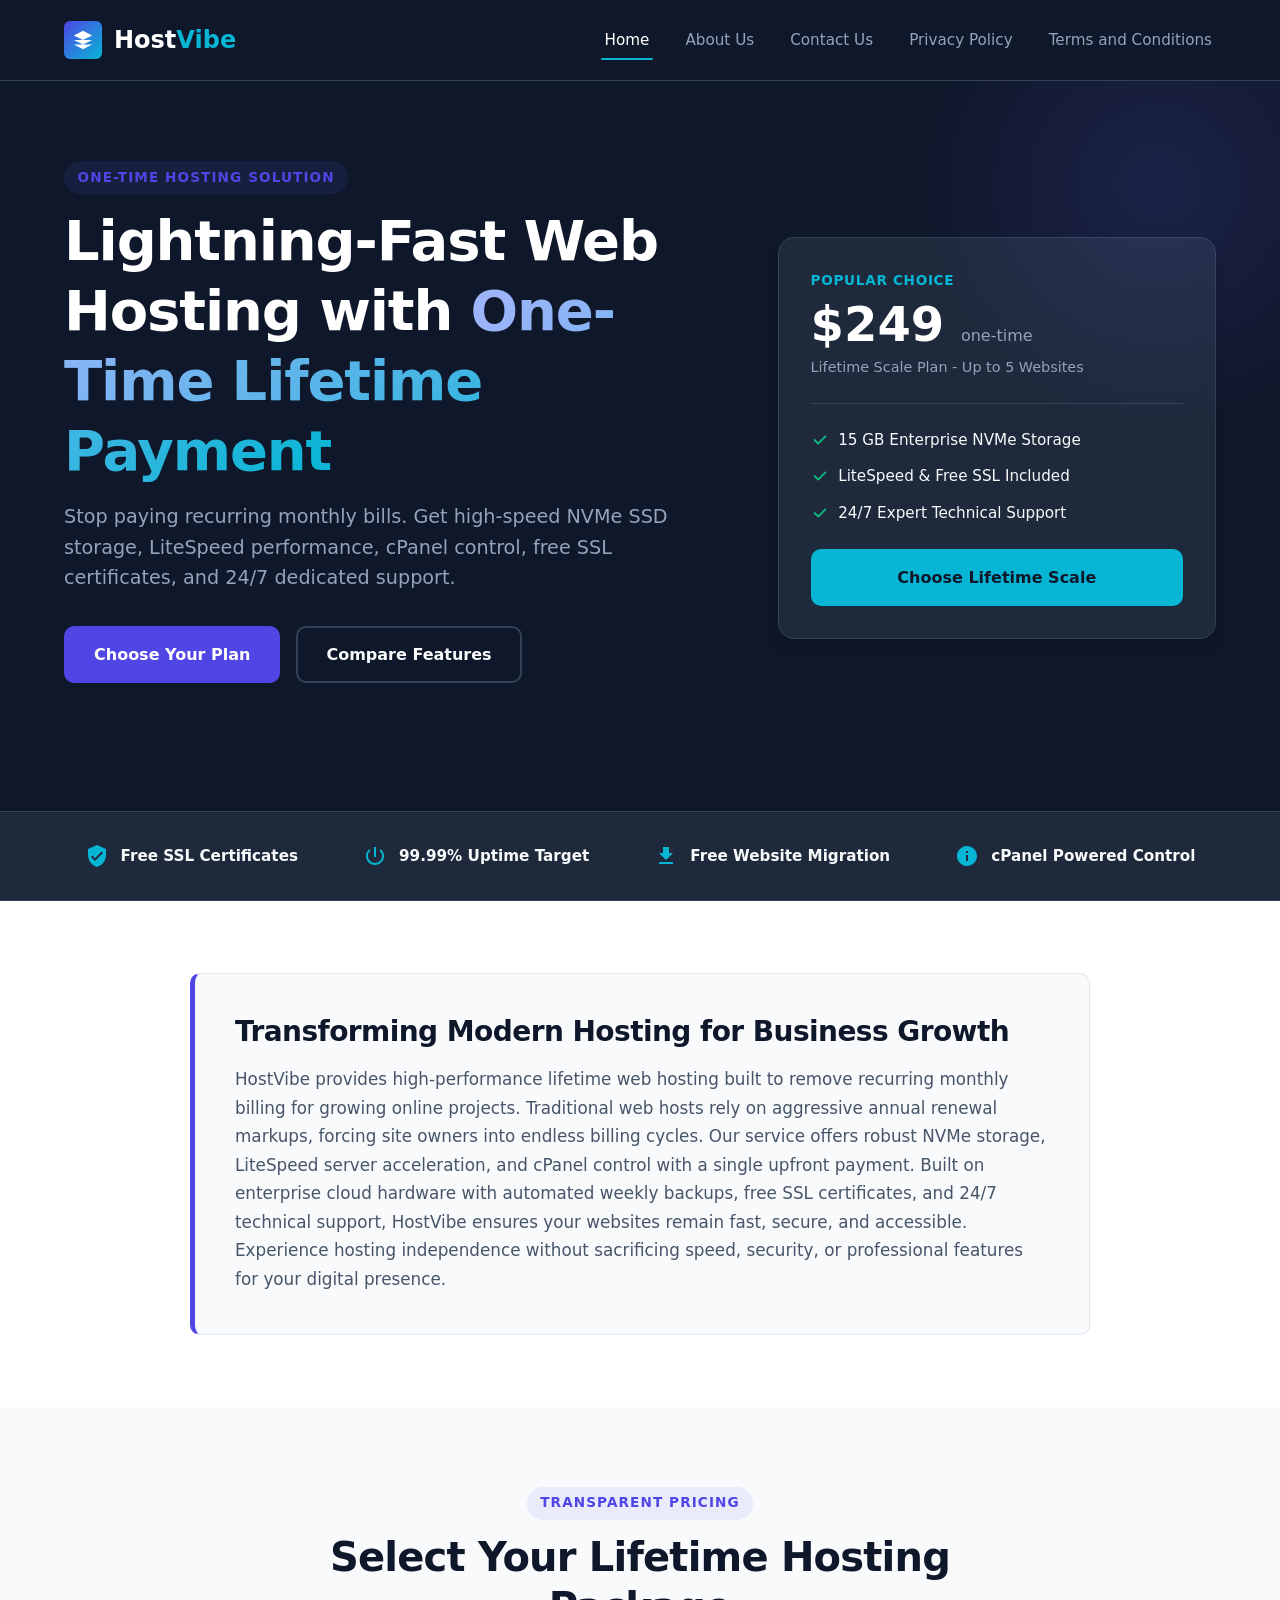
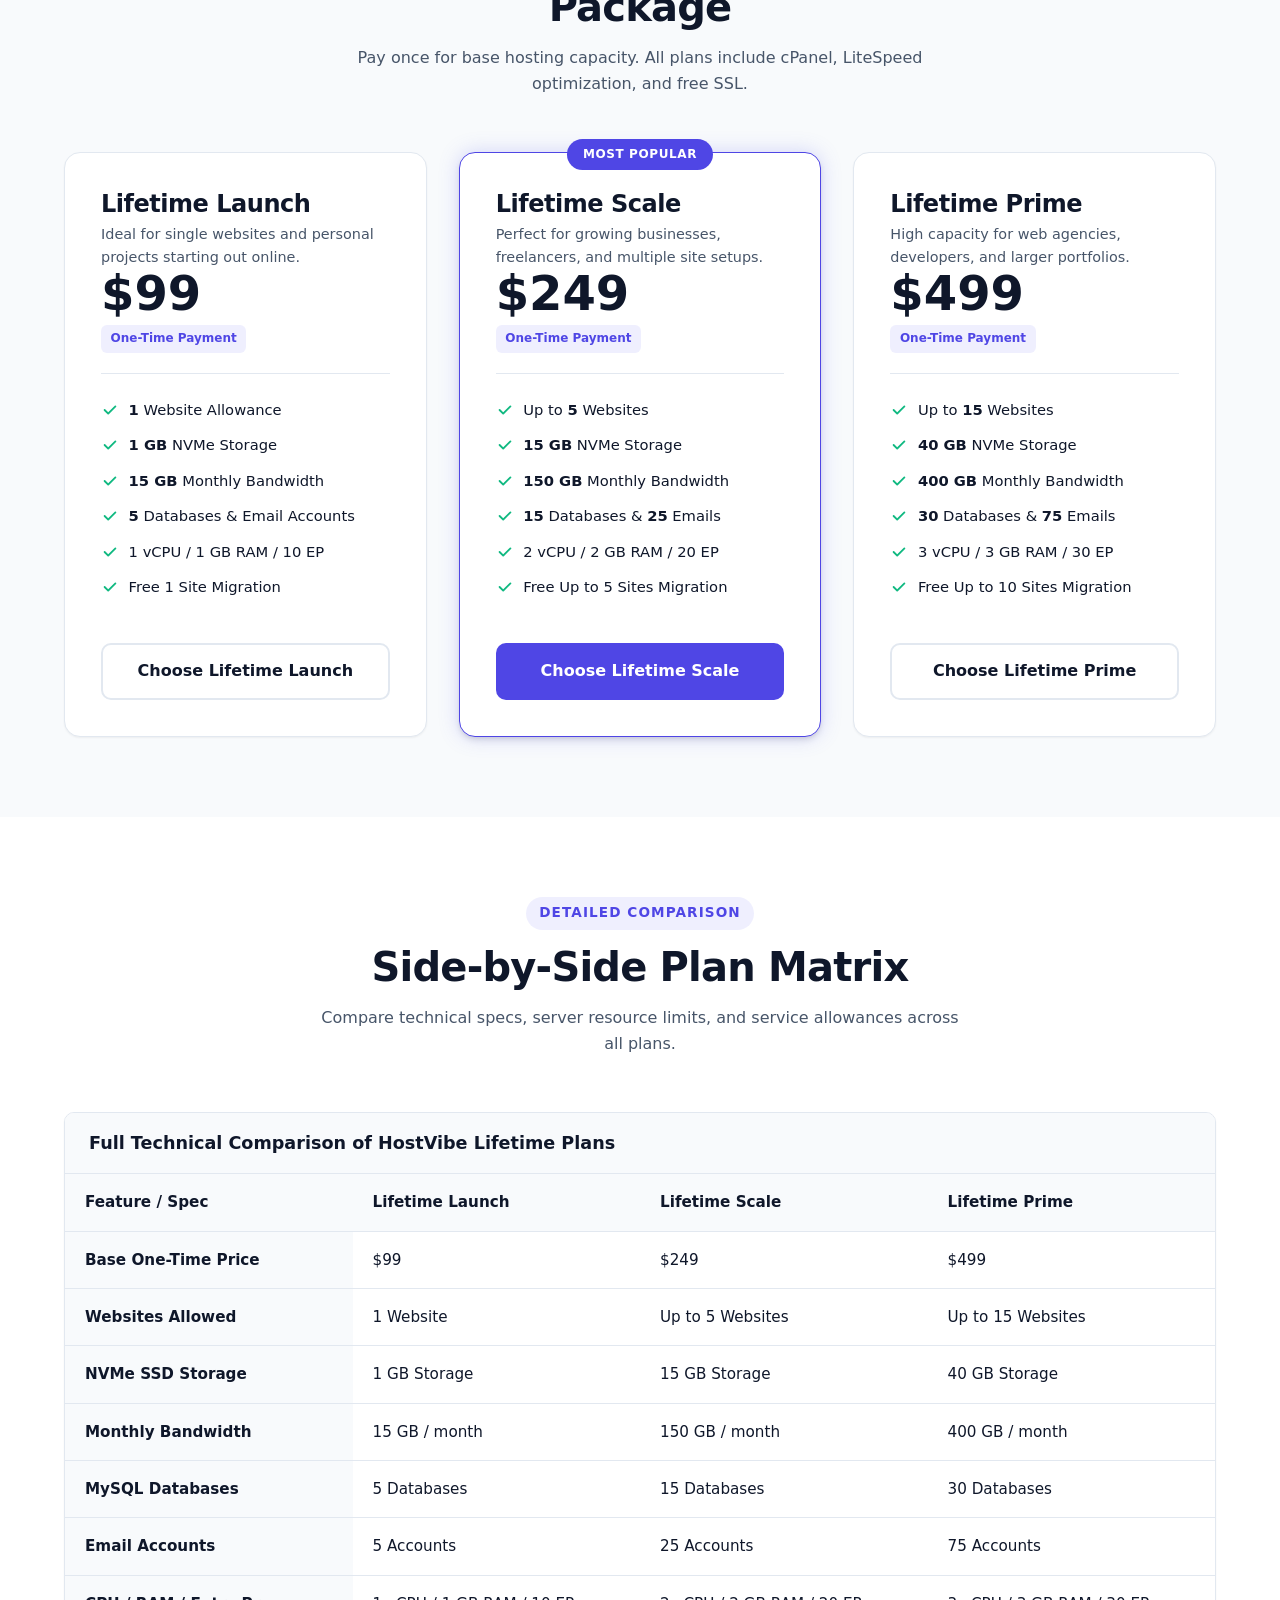
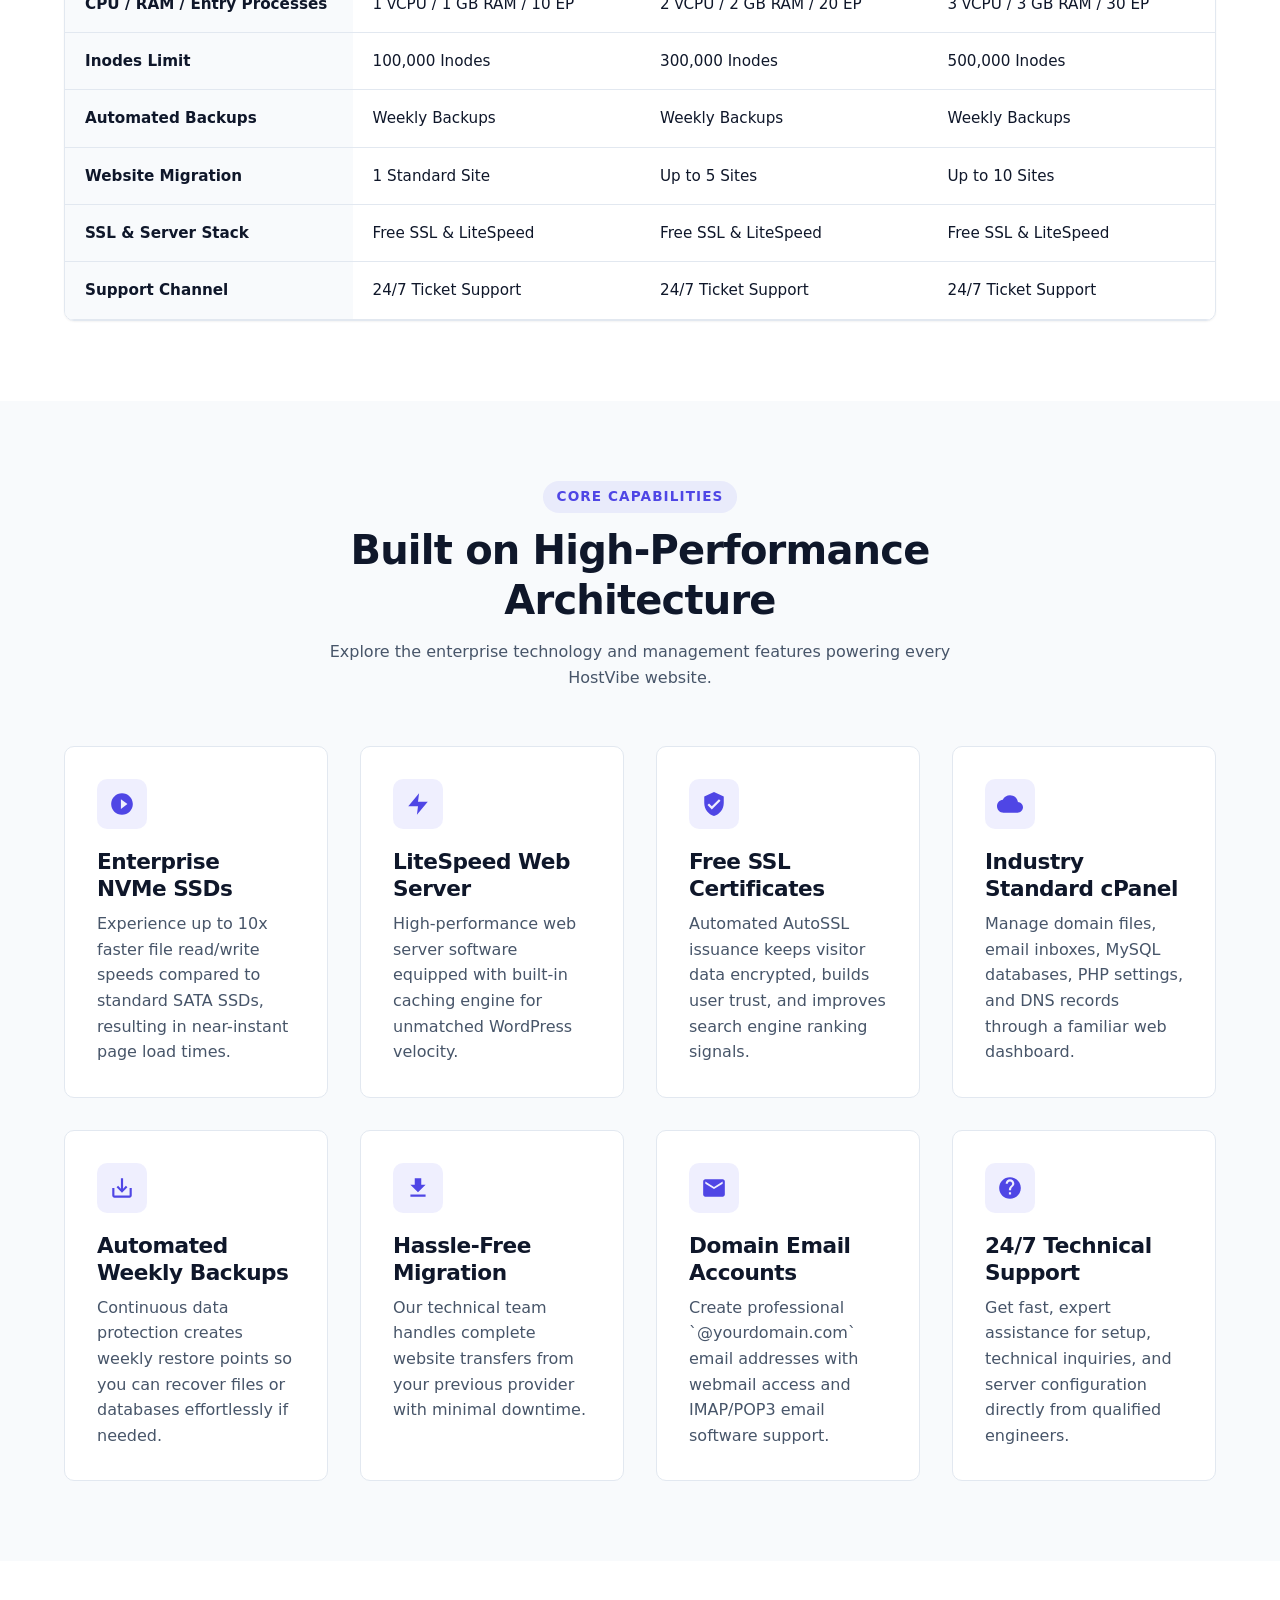
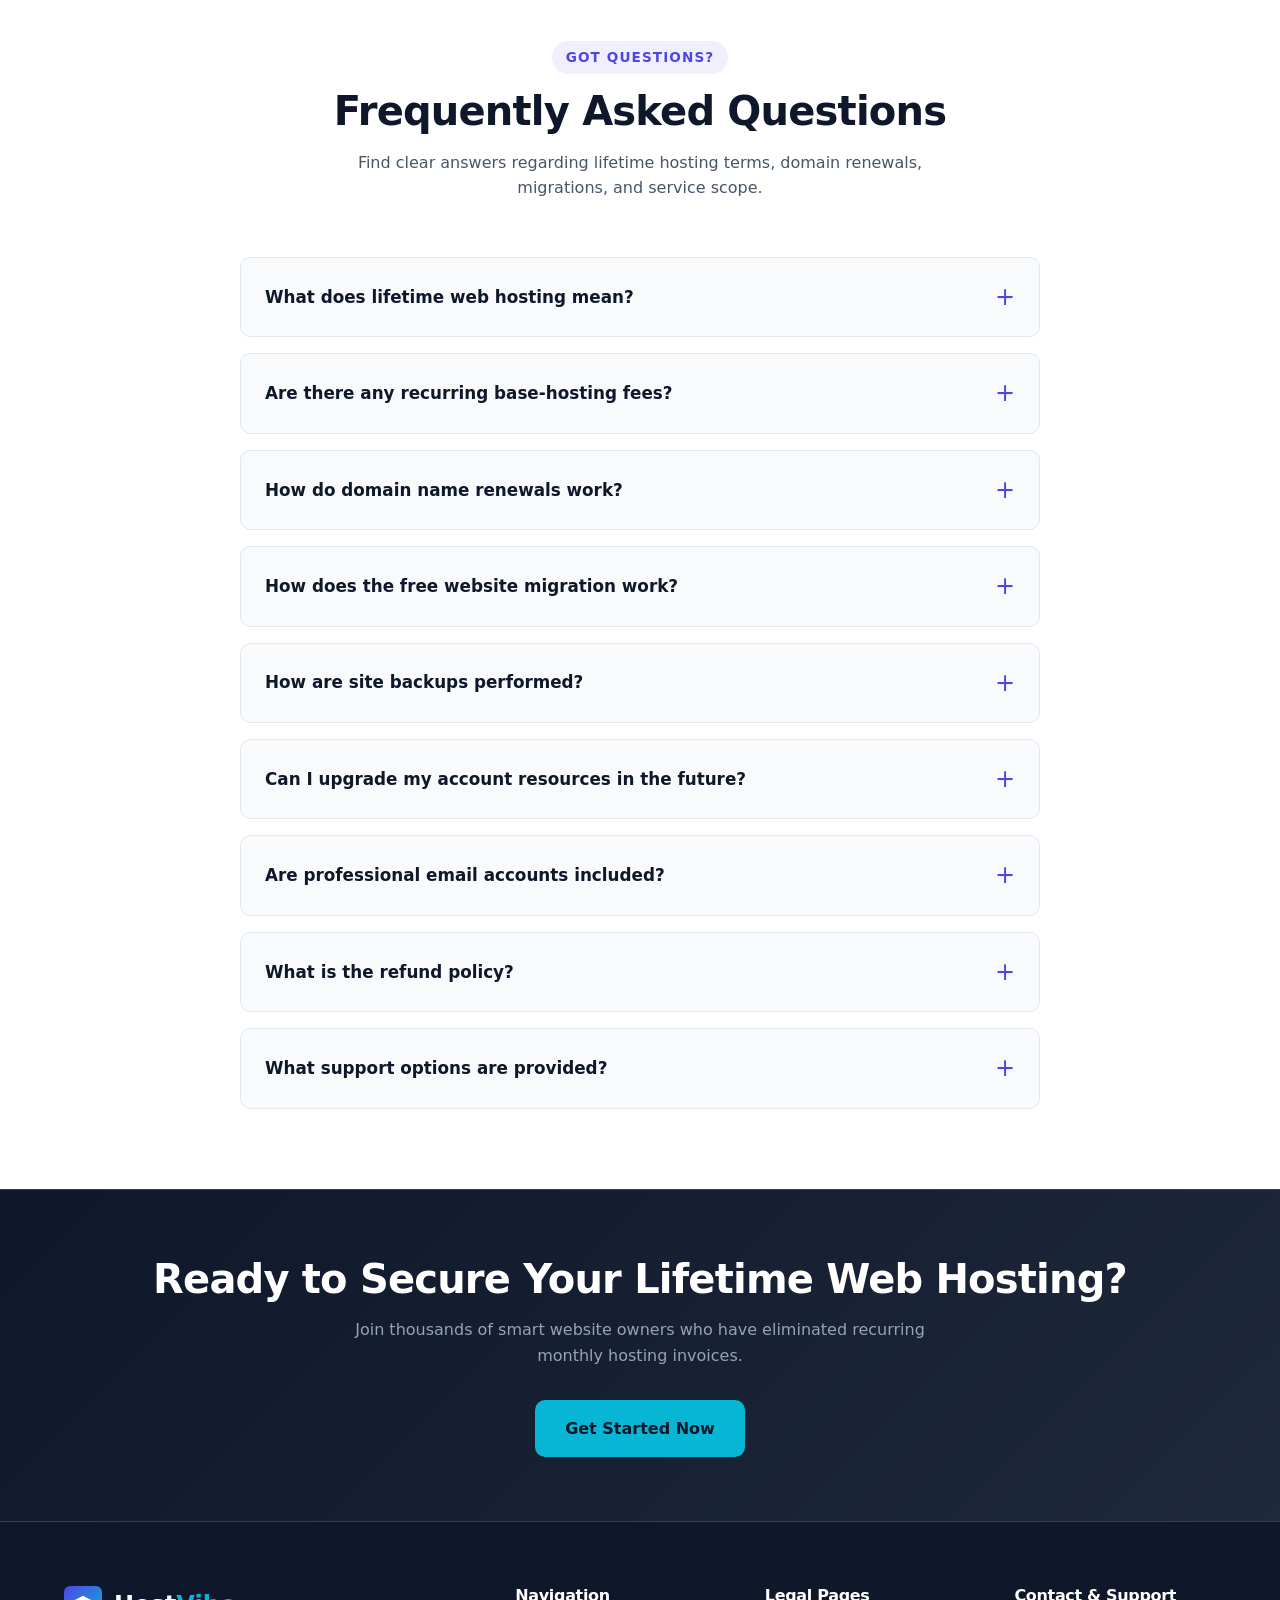
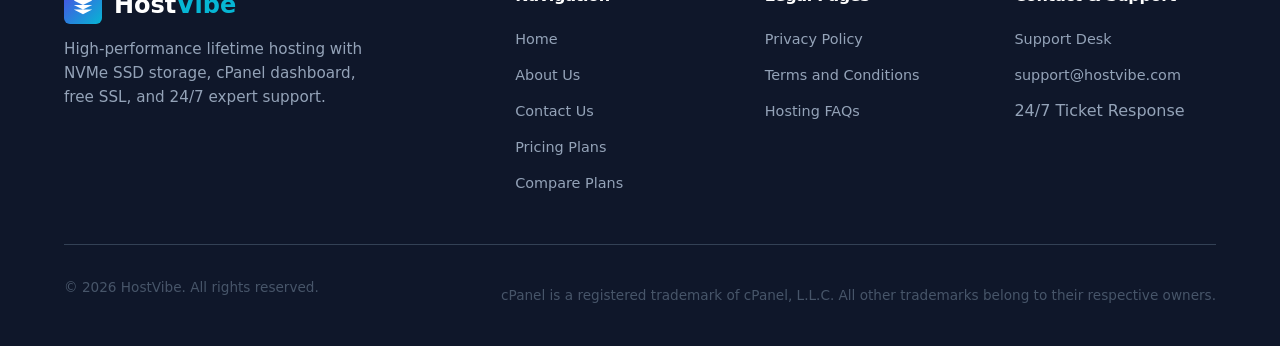
<file: index.html>
<!doctype html>
<html lang="en">
<head>
  <meta charset="utf-8">
  <meta name="viewport" content="width=device-width, initial-scale=1">
  <title>HostVibe - One-Time Payment Lifetime Web Hosting</title>
  <meta name="description" content="Get fast, secure lifetime web hosting with HostVibe. One-time payment for NVMe storage, free SSL, cPanel, LiteSpeed speed, and 24/7 expert support.">
  <meta name="robots" content="index, follow">
  <link rel="canonical" href="https://hostvibe.com/">
  <link rel="stylesheet" href="assets/css/styles.css">
  
  <!-- Structured Data JSON-LD -->
  <script type="application/ld+json">
  {
    "@context": "https://schema.org",
    "@graph": [
      {
        "@type": "Organization",
        "@id": "https://hostvibe.com/#organization",
        "name": "HostVibe",
        "url": "https://hostvibe.com/",
        "logo": "https://hostvibe.com/assets/images/logo.png",
        "description": "Provider of reliable, high-performance lifetime web hosting with single upfront payment.",
        "contactPoint": {
          "@type": "ContactPoint",
          "email": "support@hostvibe.com",
          "contactType": "customer support"
        }
      },
      {
        "@type": "WebSite",
        "@id": "https://hostvibe.com/#website",
        "url": "https://hostvibe.com/",
        "name": "HostVibe",
        "publisher": {
          "@id": "https://hostvibe.com/#organization"
        }
      },
      {
        "@type": "Service",
        "@id": "https://hostvibe.com/#service",
        "name": "HostVibe Lifetime Web Hosting",
        "provider": {
          "@id": "https://hostvibe.com/#organization"
        },
        "description": "High-performance lifetime web hosting with cPanel, LiteSpeed speed, NVMe storage, and weekly site backups.",
        "offers": [
          {
            "@type": "Offer",
            "name": "Lifetime Launch",
            "price": "99.00",
            "priceCurrency": "USD",
            "url": "https://lifetimehosting.tech/register-domain.html?plan=launch"
          },
          {
            "@type": "Offer",
            "name": "Lifetime Scale",
            "price": "249.00",
            "priceCurrency": "USD",
            "url": "https://lifetimehosting.tech/register-domain.html?plan=scale"
          },
          {
            "@type": "Offer",
            "name": "Lifetime Prime",
            "price": "499.00",
            "priceCurrency": "USD",
            "url": "https://lifetimehosting.tech/register-domain.html?plan=prime"
          }
        ]
      },
      {
        "@type": "FAQPage",
        "@id": "https://hostvibe.com/#faq",
        "mainEntity": [
          {
            "@type": "Question",
            "name": "What does lifetime hosting mean with HostVibe?",
            "acceptedAnswer": {
              "@type": "Answer",
              "text": "Lifetime hosting means you make a single one-time payment for your base hosting capacity for the operational lifetime of the service, with no mandatory recurring monthly or annual base hosting fees."
            }
          },
          {
            "@type": "Question",
            "name": "Are domain name renewals included?",
            "acceptedAnswer": {
              "@type": "Answer",
              "text": "Domain names are separate recurring services and renew annually at standard registrar rates. Your included base hosting space does not incur recurring fees."
            }
          },
          {
            "@type": "Question",
            "name": "Do you provide free website migration?",
            "acceptedAnswer": {
              "@type": "Answer",
              "text": "Yes, we provide free migration for eligible websites depending on your plan allowance: 1 site for Launch, up to 5 sites for Scale, and up to 10 sites for Prime."
            }
          },
          {
            "@type": "Question",
            "name": "How are site backups handled?",
            "acceptedAnswer": {
              "@type": "Answer",
              "text": "All HostVibe plans include automated weekly site backups to help safeguard your data and enable easy site recovery."
            }
          }
        ]
      }
    ]
  }
  </script>
</head>
<body>
  <a class="skip-link" href="#main">Skip to main content</a>

  <header class="site-header">
    <div class="container header-inner">
      <a href="index.html" class="brand-logo" aria-label="HostVibe Home">
        <span class="brand-icon">
          <svg viewBox="0 0 24 24" aria-hidden="true"><path d="M12 2L2 7l10 5 10-5-10-5zM2 17l10 5 10-5M2 12l10 5 10-5"/></svg>
        </span>
        <span class="brand-name">Host<span>Vibe</span></span>
      </a>

      <button class="menu-toggle" type="button" aria-expanded="false" aria-label="Toggle Navigation Menu">
        <svg viewBox="0 0 24 24" aria-hidden="true"><path d="M4 6h16M4 12h16M4 18h16" stroke="currentColor" stroke-width="2" stroke-linecap="round"/></svg>
      </button>

      <nav class="nav-primary" aria-label="Primary">
        <ul>
          <li><a href="index.html" class="current-page">Home</a></li>
          <li><a href="about.html">About Us</a></li>
          <li><a href="contact.html">Contact Us</a></li>
          <li><a href="privacy-policy.html">Privacy Policy</a></li>
          <li><a href="terms-and-conditions.html">Terms and Conditions</a></li>
        </ul>
      </nav>
    </div>
  </header>

  <main id="main">
    <!-- 1. HERO SECTION -->
    <section id="hero">
      <div class="container hero-grid">
        <div class="hero-content">
          <span class="section-tag">One-Time Hosting Solution</span>
          <h1>Lightning-Fast Web Hosting with <span>One-Time Lifetime Payment</span></h1>
          <p class="hero-subtitle">Stop paying recurring monthly bills. Get high-speed NVMe SSD storage, LiteSpeed performance, cPanel control, free SSL certificates, and 24/7 dedicated support.</p>
          <div class="hero-ctas">
            <a href="#pricing" class="btn btn-primary">Choose Your Plan</a>
            <a href="#comparison" class="btn btn-dark-outline">Compare Features</a>
          </div>
        </div>

        <div class="hero-card">
          <div class="hero-card-header">Popular Choice</div>
          <div class="hero-price">$249 <span>one-time</span></div>
          <p style="color: var(--color-text-dim); font-size: 0.9rem;">Lifetime Scale Plan - Up to 5 Websites</p>
          <ul class="hero-card-list">
            <li>
              <svg viewBox="0 0 20 20" aria-hidden="true"><path d="M16.707 5.293a1 1 0 010 1.414l-8 8a1 1 0 01-1.414 0l-4-4a1 1 0 011.414-1.414L8 12.586l7.293-7.293a1 1 0 011.414 0z"/></svg>
              <span>15 GB Enterprise NVMe Storage</span>
            </li>
            <li>
              <svg viewBox="0 0 20 20" aria-hidden="true"><path d="M16.707 5.293a1 1 0 010 1.414l-8 8a1 1 0 01-1.414 0l-4-4a1 1 0 011.414-1.414L8 12.586l7.293-7.293a1 1 0 011.414 0z"/></svg>
              <span>LiteSpeed & Free SSL Included</span>
            </li>
            <li>
              <svg viewBox="0 0 20 20" aria-hidden="true"><path d="M16.707 5.293a1 1 0 010 1.414l-8 8a1 1 0 01-1.414 0l-4-4a1 1 0 011.414-1.414L8 12.586l7.293-7.293a1 1 0 011.414 0z"/></svg>
              <span>24/7 Expert Technical Support</span>
            </li>
          </ul>
          <a href="https://lifetimehosting.tech/register-domain.html?plan=scale" class="btn btn-secondary" style="width: 100%;">Choose Lifetime Scale</a>
        </div>
      </div>
    </section>

    <!-- 2. TRUST BADGES SECTION -->
    <section id="trust">
      <div class="container">
        <div class="trust-flex">
          <div class="trust-item">
            <svg viewBox="0 0 24 24" aria-hidden="true"><path d="M12 1L3 5v6c0 5.55 3.84 10.74 9 12 5.16-1.26 9-6.45 9-12V5l-9-4zm-2 16l-4-4 1.41-1.41L10 14.17l6.59-6.59L18 9l-8 8z"/></svg>
            <span>Free SSL Certificates</span>
          </div>
          <div class="trust-item">
            <svg viewBox="0 0 24 24" aria-hidden="true"><path d="M13 3h-2v10h2V3zm4.83 2.17l-1.42 1.42C17.99 7.86 19 9.81 19 12c0 3.87-3.13 7-7 7s-7-3.13-7-7c0-2.19 1.01-4.14 2.58-5.42L6.17 5.17C4.23 6.82 3 9.26 3 12c0 4.97 4.03 9 9 9s9-4.03 9-9c0-2.74-1.23-5.18-3.17-6.83z"/></svg>
            <span>99.99% Uptime Target</span>
          </div>
          <div class="trust-item">
            <svg viewBox="0 0 24 24" aria-hidden="true"><path d="M19 9h-4V3H9v6H5l7 7 7-7zM5 18v2h14v-2H5z"/></svg>
            <span>Free Website Migration</span>
          </div>
          <div class="trust-item">
            <svg viewBox="0 0 24 24" aria-hidden="true"><path d="M12 2C6.48 2 2 6.48 2 12s4.48 10 10 10 10-4.48 10-10S17.52 2 12 2zm1 15h-2v-6h2v6zm0-8h-2V7h2v2z"/></svg>
            <span>cPanel Powered Control</span>
          </div>
        </div>
      </div>
    </section>

    <!-- 3. HOSTING OVERVIEW SECTION -->
    <section id="hosting-overview">
      <div class="container">
        <div class="overview-box">
          <h2>Transforming Modern Hosting for Business Growth</h2>
          <p>HostVibe provides high-performance lifetime web hosting built to remove recurring monthly billing for growing online projects. Traditional web hosts rely on aggressive annual renewal markups, forcing site owners into endless billing cycles. Our service offers robust NVMe storage, LiteSpeed server acceleration, and cPanel control with a single upfront payment. Built on enterprise cloud hardware with automated weekly backups, free SSL certificates, and 24/7 technical support, HostVibe ensures your websites remain fast, secure, and accessible. Experience hosting independence without sacrificing speed, security, or professional features for your digital presence.</p>
        </div>
      </div>
    </section>

    <!-- 4. PRICING SECTION -->
    <section id="pricing">
      <div class="container">
        <div class="section-header">
          <span class="section-tag">Transparent Pricing</span>
          <h2>Select Your Lifetime Hosting Package</h2>
          <p>Pay once for base hosting capacity. All plans include cPanel, LiteSpeed optimization, and free SSL.</p>
        </div>

        <div class="pricing-grid">
          <!-- Launch Plan -->
          <article class="pricing-card">
            <div class="pricing-card-header">
              <h3>Lifetime Launch</h3>
              <p class="pricing-card-desc">Ideal for single websites and personal projects starting out online.</p>
            </div>
            <div class="price-tag">
              <div class="amount">$99</div>
              <span class="period">One-Time Payment</span>
            </div>
            <ul class="plan-features">
              <li>
                <svg viewBox="0 0 20 20" aria-hidden="true"><path d="M16.707 5.293a1 1 0 010 1.414l-8 8a1 1 0 01-1.414 0l-4-4a1 1 0 011.414-1.414L8 12.586l7.293-7.293a1 1 0 011.414 0z"/></svg>
                <span><strong>1</strong> Website Allowance</span>
              </li>
              <li>
                <svg viewBox="0 0 20 20" aria-hidden="true"><path d="M16.707 5.293a1 1 0 010 1.414l-8 8a1 1 0 01-1.414 0l-4-4a1 1 0 011.414-1.414L8 12.586l7.293-7.293a1 1 0 011.414 0z"/></svg>
                <span><strong>1 GB</strong> NVMe Storage</span>
              </li>
              <li>
                <svg viewBox="0 0 20 20" aria-hidden="true"><path d="M16.707 5.293a1 1 0 010 1.414l-8 8a1 1 0 01-1.414 0l-4-4a1 1 0 011.414-1.414L8 12.586l7.293-7.293a1 1 0 011.414 0z"/></svg>
                <span><strong>15 GB</strong> Monthly Bandwidth</span>
              </li>
              <li>
                <svg viewBox="0 0 20 20" aria-hidden="true"><path d="M16.707 5.293a1 1 0 010 1.414l-8 8a1 1 0 01-1.414 0l-4-4a1 1 0 011.414-1.414L8 12.586l7.293-7.293a1 1 0 011.414 0z"/></svg>
                <span><strong>5</strong> Databases & Email Accounts</span>
              </li>
              <li>
                <svg viewBox="0 0 20 20" aria-hidden="true"><path d="M16.707 5.293a1 1 0 010 1.414l-8 8a1 1 0 01-1.414 0l-4-4a1 1 0 011.414-1.414L8 12.586l7.293-7.293a1 1 0 011.414 0z"/></svg>
                <span>1 vCPU / 1 GB RAM / 10 EP</span>
              </li>
              <li>
                <svg viewBox="0 0 20 20" aria-hidden="true"><path d="M16.707 5.293a1 1 0 010 1.414l-8 8a1 1 0 01-1.414 0l-4-4a1 1 0 011.414-1.414L8 12.586l7.293-7.293a1 1 0 011.414 0z"/></svg>
                <span>Free 1 Site Migration</span>
              </li>
            </ul>
            <a href="https://lifetimehosting.tech/register-domain.html?plan=launch" class="btn btn-outline">Choose Lifetime Launch</a>
          </article>

          <!-- Scale Plan -->
          <article class="pricing-card featured">
            <span class="popular-badge">Most Popular</span>
            <div class="pricing-card-header">
              <h3>Lifetime Scale</h3>
              <p class="pricing-card-desc">Perfect for growing businesses, freelancers, and multiple site setups.</p>
            </div>
            <div class="price-tag">
              <div class="amount">$249</div>
              <span class="period">One-Time Payment</span>
            </div>
            <ul class="plan-features">
              <li>
                <svg viewBox="0 0 20 20" aria-hidden="true"><path d="M16.707 5.293a1 1 0 010 1.414l-8 8a1 1 0 01-1.414 0l-4-4a1 1 0 011.414-1.414L8 12.586l7.293-7.293a1 1 0 011.414 0z"/></svg>
                <span>Up to <strong>5</strong> Websites</span>
              </li>
              <li>
                <svg viewBox="0 0 20 20" aria-hidden="true"><path d="M16.707 5.293a1 1 0 010 1.414l-8 8a1 1 0 01-1.414 0l-4-4a1 1 0 011.414-1.414L8 12.586l7.293-7.293a1 1 0 011.414 0z"/></svg>
                <span><strong>15 GB</strong> NVMe Storage</span>
              </li>
              <li>
                <svg viewBox="0 0 20 20" aria-hidden="true"><path d="M16.707 5.293a1 1 0 010 1.414l-8 8a1 1 0 01-1.414 0l-4-4a1 1 0 011.414-1.414L8 12.586l7.293-7.293a1 1 0 011.414 0z"/></svg>
                <span><strong>150 GB</strong> Monthly Bandwidth</span>
              </li>
              <li>
                <svg viewBox="0 0 20 20" aria-hidden="true"><path d="M16.707 5.293a1 1 0 010 1.414l-8 8a1 1 0 01-1.414 0l-4-4a1 1 0 011.414-1.414L8 12.586l7.293-7.293a1 1 0 011.414 0z"/></svg>
                <span><strong>15</strong> Databases & <strong>25</strong> Emails</span>
              </li>
              <li>
                <svg viewBox="0 0 20 20" aria-hidden="true"><path d="M16.707 5.293a1 1 0 010 1.414l-8 8a1 1 0 01-1.414 0l-4-4a1 1 0 011.414-1.414L8 12.586l7.293-7.293a1 1 0 011.414 0z"/></svg>
                <span>2 vCPU / 2 GB RAM / 20 EP</span>
              </li>
              <li>
                <svg viewBox="0 0 20 20" aria-hidden="true"><path d="M16.707 5.293a1 1 0 010 1.414l-8 8a1 1 0 01-1.414 0l-4-4a1 1 0 011.414-1.414L8 12.586l7.293-7.293a1 1 0 011.414 0z"/></svg>
                <span>Free Up to 5 Sites Migration</span>
              </li>
            </ul>
            <a href="https://lifetimehosting.tech/register-domain.html?plan=scale" class="btn btn-primary">Choose Lifetime Scale</a>
          </article>

          <!-- Prime Plan -->
          <article class="pricing-card">
            <div class="pricing-card-header">
              <h3>Lifetime Prime</h3>
              <p class="pricing-card-desc">High capacity for web agencies, developers, and larger portfolios.</p>
            </div>
            <div class="price-tag">
              <div class="amount">$499</div>
              <span class="period">One-Time Payment</span>
            </div>
            <ul class="plan-features">
              <li>
                <svg viewBox="0 0 20 20" aria-hidden="true"><path d="M16.707 5.293a1 1 0 010 1.414l-8 8a1 1 0 01-1.414 0l-4-4a1 1 0 011.414-1.414L8 12.586l7.293-7.293a1 1 0 011.414 0z"/></svg>
                <span>Up to <strong>15</strong> Websites</span>
              </li>
              <li>
                <svg viewBox="0 0 20 20" aria-hidden="true"><path d="M16.707 5.293a1 1 0 010 1.414l-8 8a1 1 0 01-1.414 0l-4-4a1 1 0 011.414-1.414L8 12.586l7.293-7.293a1 1 0 011.414 0z"/></svg>
                <span><strong>40 GB</strong> NVMe Storage</span>
              </li>
              <li>
                <svg viewBox="0 0 20 20" aria-hidden="true"><path d="M16.707 5.293a1 1 0 010 1.414l-8 8a1 1 0 01-1.414 0l-4-4a1 1 0 011.414-1.414L8 12.586l7.293-7.293a1 1 0 011.414 0z"/></svg>
                <span><strong>400 GB</strong> Monthly Bandwidth</span>
              </li>
              <li>
                <svg viewBox="0 0 20 20" aria-hidden="true"><path d="M16.707 5.293a1 1 0 010 1.414l-8 8a1 1 0 01-1.414 0l-4-4a1 1 0 011.414-1.414L8 12.586l7.293-7.293a1 1 0 011.414 0z"/></svg>
                <span><strong>30</strong> Databases & <strong>75</strong> Emails</span>
              </li>
              <li>
                <svg viewBox="0 0 20 20" aria-hidden="true"><path d="M16.707 5.293a1 1 0 010 1.414l-8 8a1 1 0 01-1.414 0l-4-4a1 1 0 011.414-1.414L8 12.586l7.293-7.293a1 1 0 011.414 0z"/></svg>
                <span>3 vCPU / 3 GB RAM / 30 EP</span>
              </li>
              <li>
                <svg viewBox="0 0 20 20" aria-hidden="true"><path d="M16.707 5.293a1 1 0 010 1.414l-8 8a1 1 0 01-1.414 0l-4-4a1 1 0 011.414-1.414L8 12.586l7.293-7.293a1 1 0 011.414 0z"/></svg>
                <span>Free Up to 10 Sites Migration</span>
              </li>
            </ul>
            <a href="https://lifetimehosting.tech/register-domain.html?plan=prime" class="btn btn-outline">Choose Lifetime Prime</a>
          </article>
        </div>
      </div>
    </section>

    <!-- 5. COMPARISON TABLE SECTION -->
    <section id="comparison">
      <div class="container">
        <div class="section-header">
          <span class="section-tag">Detailed Comparison</span>
          <h2>Side-by-Side Plan Matrix</h2>
          <p>Compare technical specs, server resource limits, and service allowances across all plans.</p>
        </div>

        <div class="table-wrapper">
          <table class="comparison-table">
            <caption>Full Technical Comparison of HostVibe Lifetime Plans</caption>
            <thead>
              <tr>
                <th scope="col">Feature / Spec</th>
                <th scope="col">Lifetime Launch</th>
                <th scope="col">Lifetime Scale</th>
                <th scope="col">Lifetime Prime</th>
              </tr>
            </thead>
            <tbody>
              <tr>
                <th scope="row">Base One-Time Price</th>
                <td>$99</td>
                <td>$249</td>
                <td>$499</td>
              </tr>
              <tr>
                <th scope="row">Websites Allowed</th>
                <td>1 Website</td>
                <td>Up to 5 Websites</td>
                <td>Up to 15 Websites</td>
              </tr>
              <tr>
                <th scope="row">NVMe SSD Storage</th>
                <td>1 GB Storage</td>
                <td>15 GB Storage</td>
                <td>40 GB Storage</td>
              </tr>
              <tr>
                <th scope="row">Monthly Bandwidth</th>
                <td>15 GB / month</td>
                <td>150 GB / month</td>
                <td>400 GB / month</td>
              </tr>
              <tr>
                <th scope="row">MySQL Databases</th>
                <td>5 Databases</td>
                <td>15 Databases</td>
                <td>30 Databases</td>
              </tr>
              <tr>
                <th scope="row">Email Accounts</th>
                <td>5 Accounts</td>
                <td>25 Accounts</td>
                <td>75 Accounts</td>
              </tr>
              <tr>
                <th scope="row">CPU / RAM / Entry Processes</th>
                <td>1 vCPU / 1 GB RAM / 10 EP</td>
                <td>2 vCPU / 2 GB RAM / 20 EP</td>
                <td>3 vCPU / 3 GB RAM / 30 EP</td>
              </tr>
              <tr>
                <th scope="row">Inodes Limit</th>
                <td>100,000 Inodes</td>
                <td>300,000 Inodes</td>
                <td>500,000 Inodes</td>
              </tr>
              <tr>
                <th scope="row">Automated Backups</th>
                <td>Weekly Backups</td>
                <td>Weekly Backups</td>
                <td>Weekly Backups</td>
              </tr>
              <tr>
                <th scope="row">Website Migration</th>
                <td>1 Standard Site</td>
                <td>Up to 5 Sites</td>
                <td>Up to 10 Sites</td>
              </tr>
              <tr>
                <th scope="row">SSL & Server Stack</th>
                <td>Free SSL & LiteSpeed</td>
                <td>Free SSL & LiteSpeed</td>
                <td>Free SSL & LiteSpeed</td>
              </tr>
              <tr>
                <th scope="row">Support Channel</th>
                <td>24/7 Ticket Support</td>
                <td>24/7 Ticket Support</td>
                <td>24/7 Ticket Support</td>
              </tr>
            </tbody>
          </table>
        </div>
      </div>
    </section>

    <!-- 6. FEATURES SECTION -->
    <section id="features">
      <div class="container">
        <div class="section-header">
          <span class="section-tag">Core Capabilities</span>
          <h2>Built on High-Performance Architecture</h2>
          <p>Explore the enterprise technology and management features powering every HostVibe website.</p>
        </div>

        <div class="features-grid">
          <article class="feature-card">
            <div class="feature-icon-wrap">
              <svg viewBox="0 0 24 24" aria-hidden="true"><path d="M12 2C6.48 2 2 6.48 2 12s4.48 10 10 10 10-4.48 10-10S17.52 2 12 2zm-1 14.5v-9l6 4.5-6 4.5z"/></svg>
            </div>
            <h3>Enterprise NVMe SSDs</h3>
            <p>Experience up to 10x faster file read/write speeds compared to standard SATA SSDs, resulting in near-instant page load times.</p>
          </article>

          <article class="feature-card">
            <div class="feature-icon-wrap">
              <svg viewBox="0 0 24 24" aria-hidden="true"><path d="M13 2L3 14h9l-1 8 10-12h-9l1-8z"/></svg>
            </div>
            <h3>LiteSpeed Web Server</h3>
            <p>High-performance web server software equipped with built-in caching engine for unmatched WordPress velocity.</p>
          </article>

          <article class="feature-card">
            <div class="feature-icon-wrap">
              <svg viewBox="0 0 24 24" aria-hidden="true"><path d="M12 1L3 5v6c0 5.55 3.84 10.74 9 12 5.16-1.26 9-6.45 9-12V5l-9-4zm-2 16l-4-4 1.41-1.41L10 14.17l6.59-6.59L18 9l-8 8z"/></svg>
            </div>
            <h3>Free SSL Certificates</h3>
            <p>Automated AutoSSL issuance keeps visitor data encrypted, builds user trust, and improves search engine ranking signals.</p>
          </article>

          <article class="feature-card">
            <div class="feature-icon-wrap">
              <svg viewBox="0 0 24 24" aria-hidden="true"><path d="M19.35 10.04C18.67 6.59 15.64 4 12 4 9.11 4 6.6 5.64 5.35 8.04 2.34 8.36 0 10.91 0 14c0 3.31 2.69 6 6 6h13c2.76 0 5-2.24 5-5 0-2.64-2.05-4.78-4.65-4.96z"/></svg>
            </div>
            <h3>Industry Standard cPanel</h3>
            <p>Manage domain files, email inboxes, MySQL databases, PHP settings, and DNS records through a familiar web dashboard.</p>
          </article>

          <article class="feature-card">
            <div class="feature-icon-wrap">
              <svg viewBox="0 0 24 24" aria-hidden="true"><path d="M19 12v7H5v-7H3v7c0 1.1.9 2 2 2h14c1.1 0 2-.9 2-2v-7h-2zm-6 .58l2.59-2.58L17 11.41l-5 5-5-5 1.41-1.41L11 12.58V3h2v9.58z"/></svg>
            </div>
            <h3>Automated Weekly Backups</h3>
            <p>Continuous data protection creates weekly restore points so you can recover files or databases effortlessly if needed.</p>
          </article>

          <article class="feature-card">
            <div class="feature-icon-wrap">
              <svg viewBox="0 0 24 24" aria-hidden="true"><path d="M19 9h-4V3H9v6H5l7 7 7-7zM5 18v2h14v-2H5z"/></svg>
            </div>
            <h3>Hassle-Free Migration</h3>
            <p>Our technical team handles complete website transfers from your previous provider with minimal downtime.</p>
          </article>

          <article class="feature-card">
            <div class="feature-icon-wrap">
              <svg viewBox="0 0 24 24" aria-hidden="true"><path d="M20 4H4c-1.1 0-1.99.9-1.99 2L2 18c0 1.1.9 2 2 2h16c1.1 0 2-.9 2-2V6c0-1.1-.9-2-2-2zm0 4l-8 5-8-5V6l8 5 8-5v2z"/></svg>
            </div>
            <h3>Domain Email Accounts</h3>
            <p>Create professional `@yourdomain.com` email addresses with webmail access and IMAP/POP3 email software support.</p>
          </article>

          <article class="feature-card">
            <div class="feature-icon-wrap">
              <svg viewBox="0 0 24 24" aria-hidden="true"><path d="M12 2C6.48 2 2 6.48 2 12s4.48 10 10 10 10-4.48 10-10S17.52 2 12 2zm1 16h-2v-2h2v2zm2.07-7.75l-.9.92C13.45 11.9 13 12.5 13 14h-2v-.5c0-1.1.45-2.1 1.17-2.83l1.24-1.26c.37-.36.59-.86.59-1.41 0-1.1-.9-2-2-2s-2 .9-2 2H8c0-2.21 1.79-4 4-4s4 1.79 4 4c0 .88-.36 1.68-.93 2.25z"/></svg>
            </div>
            <h3>24/7 Technical Support</h3>
            <p>Get fast, expert assistance for setup, technical inquiries, and server configuration directly from qualified engineers.</p>
          </article>
        </div>
      </div>
    </section>

    <!-- 7. FAQ SECTION -->
    <section id="faq">
      <div class="container">
        <div class="section-header">
          <span class="section-tag">Got Questions?</span>
          <h2>Frequently Asked Questions</h2>
          <p>Find clear answers regarding lifetime hosting terms, domain renewals, migrations, and service scope.</p>
        </div>

        <div class="faq-container">
          <details class="faq-item">
            <summary>What does lifetime web hosting mean?</summary>
            <div class="faq-content">
              <p>Lifetime hosting means you pay a single upfront price for your base hosting account capacity for the operational lifetime of the HostVibe platform. You will never receive recurring monthly or annual base hosting bills for that included capacity.</p>
            </div>
          </details>

          <details class="faq-item">
            <summary>Are there any recurring base-hosting fees?</summary>
            <div class="faq-content">
              <p>No. Your initial payment covers your included base hosting package. Separate third-party services like domain name registrations or optional managed add-ons are not included in base hosting and renew separately.</p>
            </div>
          </details>

          <details class="faq-item">
            <summary>How do domain name renewals work?</summary>
            <div class="faq-content">
              <p>Domain names are separate annual registrar services. You can connect your existing domain names for free, or register new domain names which renew annually at normal registrar rates.</p>
            </div>
          </details>

          <details class="faq-item">
            <summary>How does the free website migration work?</summary>
            <div class="faq-content">
              <p>After activating your account, submit a migration request ticket with your previous host's cPanel or WordPress details. Our technical team will safely move your files and databases according to your plan migration quota.</p>
            </div>
          </details>

          <details class="faq-item">
            <summary>How are site backups performed?</summary>
            <div class="faq-content">
              <p>HostVibe performs automated weekly system backups for server recovery. Additionally, site owners can generate and download full backups anytime using the cPanel Backup Wizard.</p>
            </div>
          </details>

          <details class="faq-item">
            <summary>Can I upgrade my account resources in the future?</summary>
            <div class="faq-content">
              <p>Yes. If your business grows beyond your initial plan limits, you can easily upgrade to a higher tier plan (e.g., from Launch to Scale or Scale to Prime) by paying the price difference.</p>
            </div>
          </details>

          <details class="faq-item">
            <summary>Are professional email accounts included?</summary>
            <div class="faq-content">
              <p>Yes. All plans include professional email accounts tied to your custom domain: 5 accounts on Launch, 25 accounts on Scale, and 75 accounts on Prime.</p>
            </div>
          </details>

          <details class="faq-item">
            <summary>What is the refund policy?</summary>
            <div class="faq-content">
              <p>HostVibe provides a standard 7-day money-back guarantee for hosting service fees. Optional domain name registrations or custom service fees are non-refundable.</p>
            </div>
          </details>

          <details class="faq-item">
            <summary>What support options are provided?</summary>
            <div class="faq-content">
              <p>We provide 24/7 technical support via our online ticket desk. Our technical staff helps resolve server issues, configuration questions, and account management requests promptly.</p>
            </div>
          </details>
        </div>
      </div>
    </section>

    <!-- Closing CTA Banner -->
    <section class="cta-banner">
      <div class="container">
        <h2>Ready to Secure Your Lifetime Web Hosting?</h2>
        <p>Join thousands of smart website owners who have eliminated recurring monthly hosting invoices.</p>
        <a href="#pricing" class="btn btn-secondary">Get Started Now</a>
      </div>
    </section>
  </main>

  <footer class="site-footer">
    <div class="container">
      <div class="footer-grid">
        <div class="footer-brand">
          <a href="index.html" class="brand-logo" aria-label="HostVibe Home">
            <span class="brand-icon">
              <svg viewBox="0 0 24 24" aria-hidden="true"><path d="M12 2L2 7l10 5 10-5-10-5zM2 17l10 5 10-5M2 12l10 5 10-5"/></svg>
            </span>
            <span class="brand-name">Host<span>Vibe</span></span>
          </a>
          <p>High-performance lifetime hosting with NVMe SSD storage, cPanel dashboard, free SSL, and 24/7 expert support.</p>
        </div>

        <div class="footer-col">
          <h4>Navigation</h4>
          <ul>
            <li><a href="index.html">Home</a></li>
            <li><a href="about.html">About Us</a></li>
            <li><a href="contact.html">Contact Us</a></li>
            <li><a href="#pricing">Pricing Plans</a></li>
            <li><a href="#comparison">Compare Plans</a></li>
          </ul>
        </div>

        <div class="footer-col">
          <h4>Legal Pages</h4>
          <ul>
            <li><a href="privacy-policy.html">Privacy Policy</a></li>
            <li><a href="terms-and-conditions.html">Terms and Conditions</a></li>
            <li><a href="#faq">Hosting FAQs</a></li>
          </ul>
        </div>

        <div class="footer-col">
          <h4>Contact & Support</h4>
          <ul>
            <li><a href="contact.html">Support Desk</a></li>
            <li><a href="mailto:support@hostvibe.com">support@hostvibe.com</a></li>
            <li><span>24/7 Ticket Response</span></li>
          </ul>
        </div>
      </div>

      <div class="footer-bottom">
        <p>&copy; <span id="current-year">2026</span> HostVibe. All rights reserved.</p>
        <p>cPanel is a registered trademark of cPanel, L.L.C. All other trademarks belong to their respective owners.</p>
      </div>
    </div>
  </footer>

  <script src="assets/js/main.js"></script>
</body>
</html>
</file>
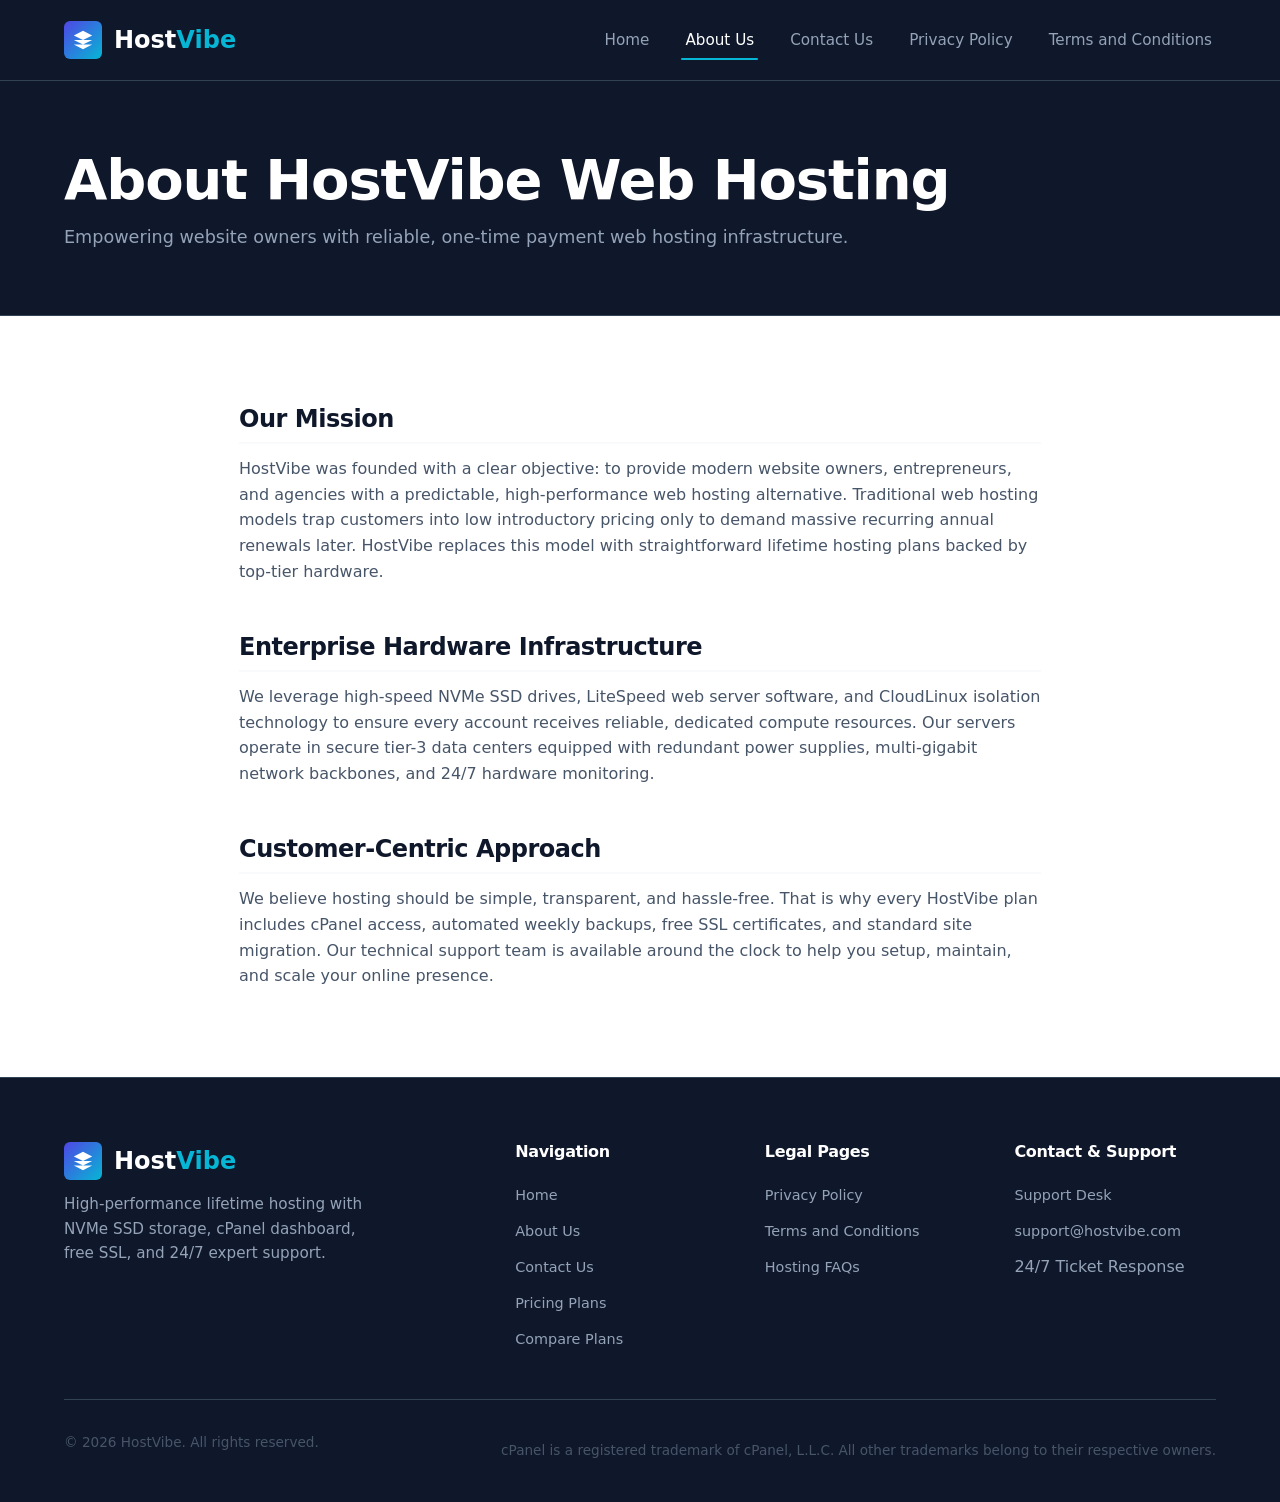
<file: about.html>
<!doctype html>
<html lang="en">
<head>
  <meta charset="utf-8">
  <meta name="viewport" content="width=device-width, initial-scale=1">
  <title>About HostVibe - Reliable Lifetime Hosting Solutions</title>
  <meta name="description" content="Learn about HostVibe's mission to deliver fast, secure, and cost-effective lifetime web hosting powered by enterprise NVMe infrastructure and LiteSpeed.">
  <meta name="robots" content="index, follow">
  <link rel="canonical" href="https://hostvibe.com/about.html">
  <link rel="stylesheet" href="assets/css/styles.css">
  
  <script type="application/ld+json">
  {
    "@context": "https://schema.org",
    "@graph": [
      {
        "@type": "Organization",
        "@id": "https://hostvibe.com/#organization",
        "name": "HostVibe",
        "url": "https://hostvibe.com/",
        "logo": "https://hostvibe.com/assets/images/logo.png"
      },
      {
        "@type": "WebPage",
        "@id": "https://hostvibe.com/about.html#webpage",
        "url": "https://hostvibe.com/about.html",
        "name": "About HostVibe"
      }
    ]
  }
  </script>
</head>
<body>
  <a class="skip-link" href="#main">Skip to main content</a>

  <header class="site-header">
    <div class="container header-inner">
      <a href="index.html" class="brand-logo" aria-label="HostVibe Home">
        <span class="brand-icon">
          <svg viewBox="0 0 24 24" aria-hidden="true"><path d="M12 2L2 7l10 5 10-5-10-5zM2 17l10 5 10-5M2 12l10 5 10-5"/></svg>
        </span>
        <span class="brand-name">Host<span>Vibe</span></span>
      </a>

      <button class="menu-toggle" type="button" aria-expanded="false" aria-label="Toggle Navigation Menu">
        <svg viewBox="0 0 24 24" aria-hidden="true"><path d="M4 6h16M4 12h16M4 18h16" stroke="currentColor" stroke-width="2" stroke-linecap="round"/></svg>
      </button>

      <nav class="nav-primary" aria-label="Primary">
        <ul>
          <li><a href="index.html">Home</a></li>
          <li><a href="about.html" class="current-page">About Us</a></li>
          <li><a href="contact.html">Contact Us</a></li>
          <li><a href="privacy-policy.html">Privacy Policy</a></li>
          <li><a href="terms-and-conditions.html">Terms and Conditions</a></li>
        </ul>
      </nav>
    </div>
  </header>

  <main id="main">
    <section class="page-hero">
      <div class="container">
        <h1>About HostVibe Web Hosting</h1>
        <p>Empowering website owners with reliable, one-time payment web hosting infrastructure.</p>
      </div>
    </section>

    <section class="content-body">
      <div class="container legal-content">
        <section>
          <h2>Our Mission</h2>
          <p>HostVibe was founded with a clear objective: to provide modern website owners, entrepreneurs, and agencies with a predictable, high-performance web hosting alternative. Traditional web hosting models trap customers into low introductory pricing only to demand massive recurring annual renewals later. HostVibe replaces this model with straightforward lifetime hosting plans backed by top-tier hardware.</p>
        </section>

        <section>
          <h2>Enterprise Hardware Infrastructure</h2>
          <p>We leverage high-speed NVMe SSD drives, LiteSpeed web server software, and CloudLinux isolation technology to ensure every account receives reliable, dedicated compute resources. Our servers operate in secure tier-3 data centers equipped with redundant power supplies, multi-gigabit network backbones, and 24/7 hardware monitoring.</p>
        </section>

        <section>
          <h2>Customer-Centric Approach</h2>
          <p>We believe hosting should be simple, transparent, and hassle-free. That is why every HostVibe plan includes cPanel access, automated weekly backups, free SSL certificates, and standard site migration. Our technical support team is available around the clock to help you setup, maintain, and scale your online presence.</p>
        </section>
      </div>
    </section>
  </main>

  <footer class="site-footer">
    <div class="container">
      <div class="footer-grid">
        <div class="footer-brand">
          <a href="index.html" class="brand-logo" aria-label="HostVibe Home">
            <span class="brand-icon">
              <svg viewBox="0 0 24 24" aria-hidden="true"><path d="M12 2L2 7l10 5 10-5-10-5zM2 17l10 5 10-5M2 12l10 5 10-5"/></svg>
            </span>
            <span class="brand-name">Host<span>Vibe</span></span>
          </a>
          <p>High-performance lifetime hosting with NVMe SSD storage, cPanel dashboard, free SSL, and 24/7 expert support.</p>
        </div>

        <div class="footer-col">
          <h4>Navigation</h4>
          <ul>
            <li><a href="index.html">Home</a></li>
            <li><a href="about.html">About Us</a></li>
            <li><a href="contact.html">Contact Us</a></li>
            <li><a href="index.html#pricing">Pricing Plans</a></li>
            <li><a href="index.html#comparison">Compare Plans</a></li>
          </ul>
        </div>

        <div class="footer-col">
          <h4>Legal Pages</h4>
          <ul>
            <li><a href="privacy-policy.html">Privacy Policy</a></li>
            <li><a href="terms-and-conditions.html">Terms and Conditions</a></li>
            <li><a href="index.html#faq">Hosting FAQs</a></li>
          </ul>
        </div>

        <div class="footer-col">
          <h4>Contact & Support</h4>
          <ul>
            <li><a href="contact.html">Support Desk</a></li>
            <li><a href="mailto:support@hostvibe.com">support@hostvibe.com</a></li>
            <li><span>24/7 Ticket Response</span></li>
          </ul>
        </div>
      </div>

      <div class="footer-bottom">
        <p>&copy; <span id="current-year">2026</span> HostVibe. All rights reserved.</p>
        <p>cPanel is a registered trademark of cPanel, L.L.C. All other trademarks belong to their respective owners.</p>
      </div>
    </div>
  </footer>

  <script src="assets/js/main.js"></script>
</body>
</html>
</file>
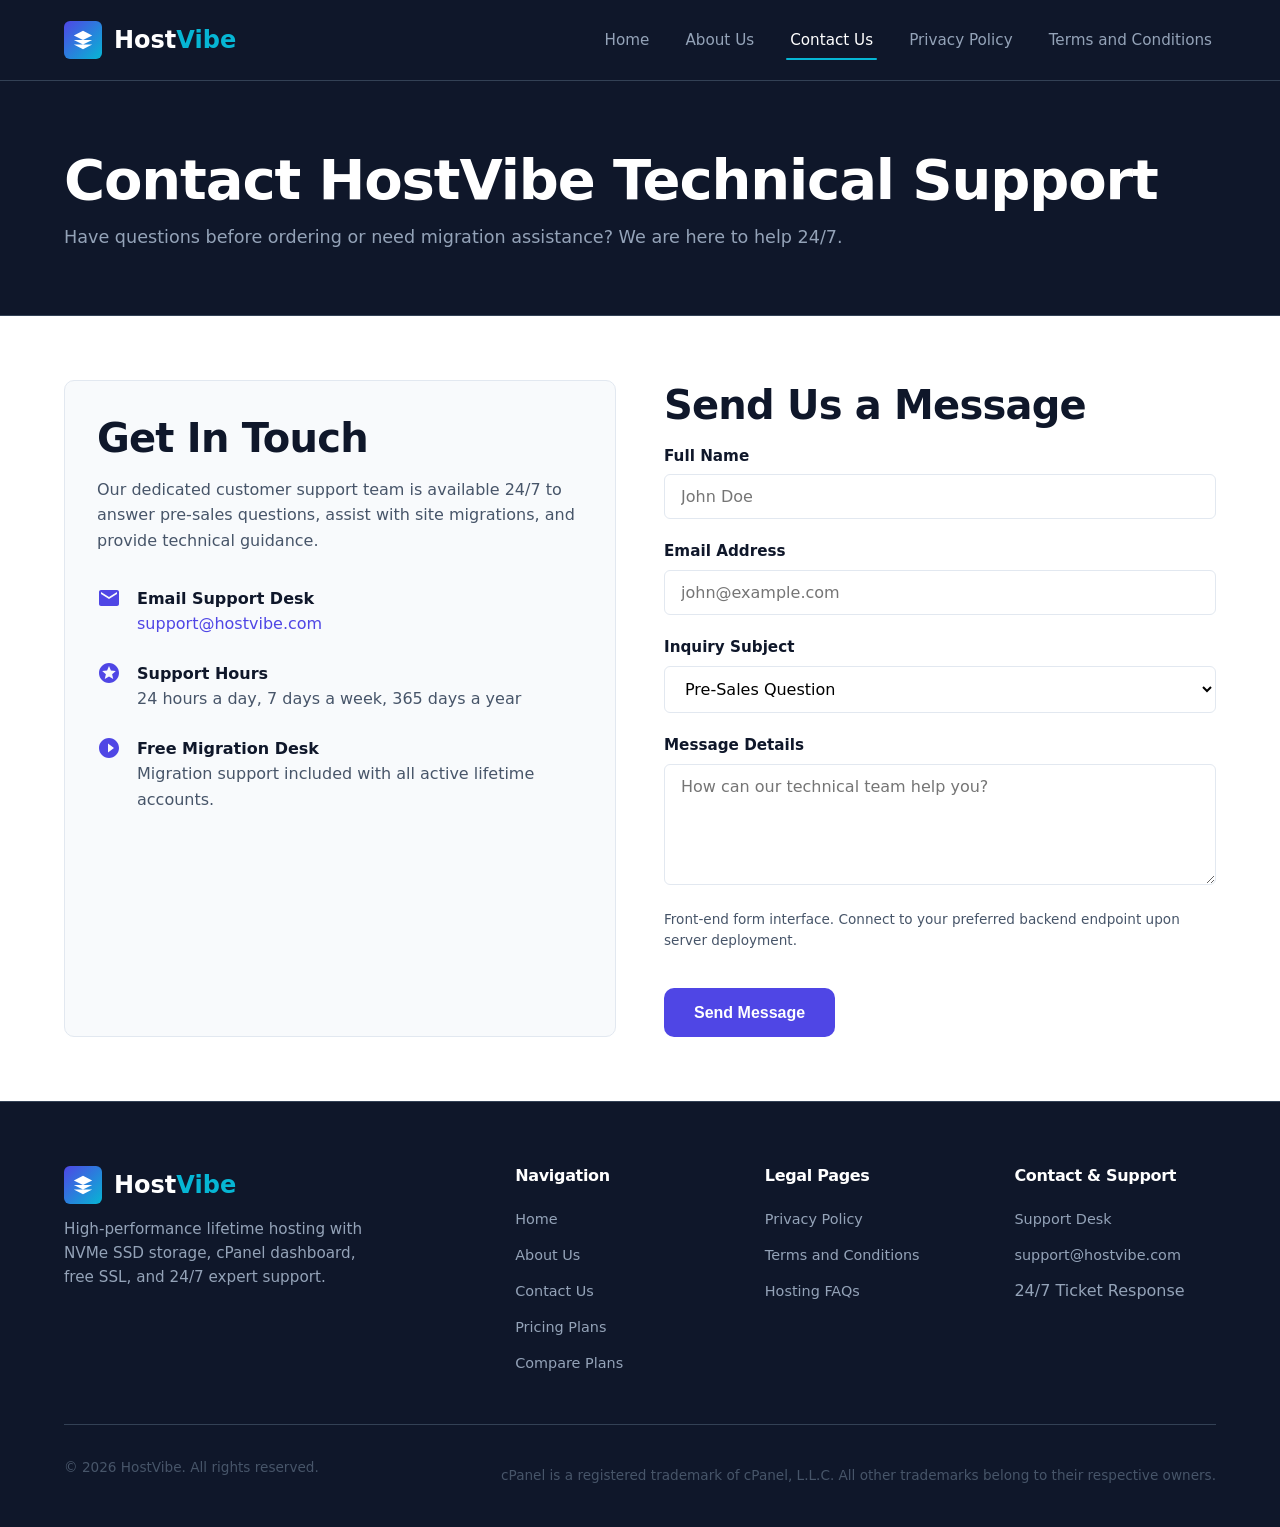
<file: contact.html>
<!doctype html>
<html lang="en">
<head>
  <meta charset="utf-8">
  <meta name="viewport" content="width=device-width, initial-scale=1">
  <title>Contact HostVibe Support - 24/7 Technical Assistance</title>
  <meta name="description" content="Get in touch with HostVibe support. Our technical team is available 24/7 to help you with migrations, hosting setup, and technical questions.">
  <meta name="robots" content="index, follow">
  <link rel="canonical" href="https://hostvibe.com/contact.html">
  <link rel="stylesheet" href="assets/css/styles.css">
  
  <script type="application/ld+json">
  {
    "@context": "https://schema.org",
    "@graph": [
      {
        "@type": "Organization",
        "@id": "https://hostvibe.com/#organization",
        "name": "HostVibe",
        "url": "https://hostvibe.com/"
      },
      {
        "@type": "WebPage",
        "@id": "https://hostvibe.com/contact.html#webpage",
        "url": "https://hostvibe.com/contact.html",
        "name": "Contact HostVibe Support"
      }
    ]
  }
  </script>
</head>
<body>
  <a class="skip-link" href="#main">Skip to main content</a>

  <header class="site-header">
    <div class="container header-inner">
      <a href="index.html" class="brand-logo" aria-label="HostVibe Home">
        <span class="brand-icon">
          <svg viewBox="0 0 24 24" aria-hidden="true"><path d="M12 2L2 7l10 5 10-5-10-5zM2 17l10 5 10-5M2 12l10 5 10-5"/></svg>
        </span>
        <span class="brand-name">Host<span>Vibe</span></span>
      </a>

      <button class="menu-toggle" type="button" aria-expanded="false" aria-label="Toggle Navigation Menu">
        <svg viewBox="0 0 24 24" aria-hidden="true"><path d="M4 6h16M4 12h16M4 18h16" stroke="currentColor" stroke-width="2" stroke-linecap="round"/></svg>
      </button>

      <nav class="nav-primary" aria-label="Primary">
        <ul>
          <li><a href="index.html">Home</a></li>
          <li><a href="about.html">About Us</a></li>
          <li><a href="contact.html" class="current-page">Contact Us</a></li>
          <li><a href="privacy-policy.html">Privacy Policy</a></li>
          <li><a href="terms-and-conditions.html">Terms and Conditions</a></li>
        </ul>
      </nav>
    </div>
  </header>

  <main id="main">
    <section class="page-hero">
      <div class="container">
        <h1>Contact HostVibe Technical Support</h1>
        <p>Have questions before ordering or need migration assistance? We are here to help 24/7.</p>
      </div>
    </section>

    <section class="content-body">
      <div class="container">
        <div class="contact-grid">
          <div class="contact-info-card">
            <h2>Get In Touch</h2>
            <p>Our dedicated customer support team is available 24/7 to answer pre-sales questions, assist with site migrations, and provide technical guidance.</p>
            
            <div class="info-item" style="margin-top: 2rem;">
              <svg viewBox="0 0 24 24" aria-hidden="true"><path d="M20 4H4c-1.1 0-1.99.9-1.99 2L2 18c0 1.1.9 2 2 2h16c1.1 0 2-.9 2-2V6c0-1.1-.9-2-2-2zm0 4l-8 5-8-5V6l8 5 8-5v2z"/></svg>
              <div>
                <strong>Email Support Desk</strong>
                <p><a href="mailto:support@hostvibe.com">support@hostvibe.com</a></p>
              </div>
            </div>

            <div class="info-item">
              <svg viewBox="0 0 24 24" aria-hidden="true"><path d="M11.99 2C6.47 2 2 6.48 2 12s4.47 10 9.99 10C17.52 22 22 17.52 22 12S17.52 2 11.99 2zm4.24 16L12 15.45 7.77 18l1.12-4.81-3.73-3.23 4.92-.42L12 5l1.92 4.53 4.92.42-3.73 3.23L16.23 18z"/></svg>
              <div>
                <strong>Support Hours</strong>
                <p>24 hours a day, 7 days a week, 365 days a year</p>
              </div>
            </div>

            <div class="info-item">
              <svg viewBox="0 0 24 24" aria-hidden="true"><path d="M12 2C6.48 2 2 6.48 2 12s4.48 10 10 10 10-4.48 10-10S17.52 2 12 2zm-1 14.5v-9l6 4.5-6 4.5z"/></svg>
              <div>
                <strong>Free Migration Desk</strong>
                <p>Migration support included with all active lifetime accounts.</p>
              </div>
            </div>
          </div>

          <div>
            <h2>Send Us a Message</h2>
            <form class="contact-form" action="#" method="post" onsubmit="alert('Thank you for contacting HostVibe support. This is a static demo form interface.'); return false;">
              <div class="form-group">
                <label for="contact-name">Full Name</label>
                <input type="text" id="contact-name" name="name" required placeholder="John Doe">
              </div>

              <div class="form-group">
                <label for="contact-email">Email Address</label>
                <input type="email" id="contact-email" name="email" required placeholder="john@example.com">
              </div>

              <div class="form-group">
                <label for="contact-subject">Inquiry Subject</label>
                <select id="contact-subject" name="subject" required>
                  <option value="presales">Pre-Sales Question</option>
                  <option value="migration">Free Migration Assistance</option>
                  <option value="technical">Technical Support Request</option>
                  <option value="billing">Billing & Plan Inquiry</option>
                </select>
              </div>

              <div class="form-group">
                <label for="contact-message">Message Details</label>
                <textarea id="contact-message" name="message" rows="5" required placeholder="How can our technical team help you?"></textarea>
              </div>

              <p class="form-note">Front-end form interface. Connect to your preferred backend endpoint upon server deployment.</p>

              <button type="submit" class="btn btn-primary" style="align-self: flex-start;">Send Message</button>
            </form>
          </div>
        </div>
      </div>
    </section>
  </main>

  <footer class="site-footer">
    <div class="container">
      <div class="footer-grid">
        <div class="footer-brand">
          <a href="index.html" class="brand-logo" aria-label="HostVibe Home">
            <span class="brand-icon">
              <svg viewBox="0 0 24 24" aria-hidden="true"><path d="M12 2L2 7l10 5 10-5-10-5zM2 17l10 5 10-5M2 12l10 5 10-5"/></svg>
            </span>
            <span class="brand-name">Host<span>Vibe</span></span>
          </a>
          <p>High-performance lifetime hosting with NVMe SSD storage, cPanel dashboard, free SSL, and 24/7 expert support.</p>
        </div>

        <div class="footer-col">
          <h4>Navigation</h4>
          <ul>
            <li><a href="index.html">Home</a></li>
            <li><a href="about.html">About Us</a></li>
            <li><a href="contact.html">Contact Us</a></li>
            <li><a href="index.html#pricing">Pricing Plans</a></li>
            <li><a href="index.html#comparison">Compare Plans</a></li>
          </ul>
        </div>

        <div class="footer-col">
          <h4>Legal Pages</h4>
          <ul>
            <li><a href="privacy-policy.html">Privacy Policy</a></li>
            <li><a href="terms-and-conditions.html">Terms and Conditions</a></li>
            <li><a href="index.html#faq">Hosting FAQs</a></li>
          </ul>
        </div>

        <div class="footer-col">
          <h4>Contact & Support</h4>
          <ul>
            <li><a href="contact.html">Support Desk</a></li>
            <li><a href="mailto:support@hostvibe.com">support@hostvibe.com</a></li>
            <li><span>24/7 Ticket Response</span></li>
          </ul>
        </div>
      </div>

      <div class="footer-bottom">
        <p>&copy; <span id="current-year">2026</span> HostVibe. All rights reserved.</p>
        <p>cPanel is a registered trademark of cPanel, L.L.C. All other trademarks belong to their respective owners.</p>
      </div>
    </div>
  </footer>

  <script src="assets/js/main.js"></script>
</body>
</html>
</file>
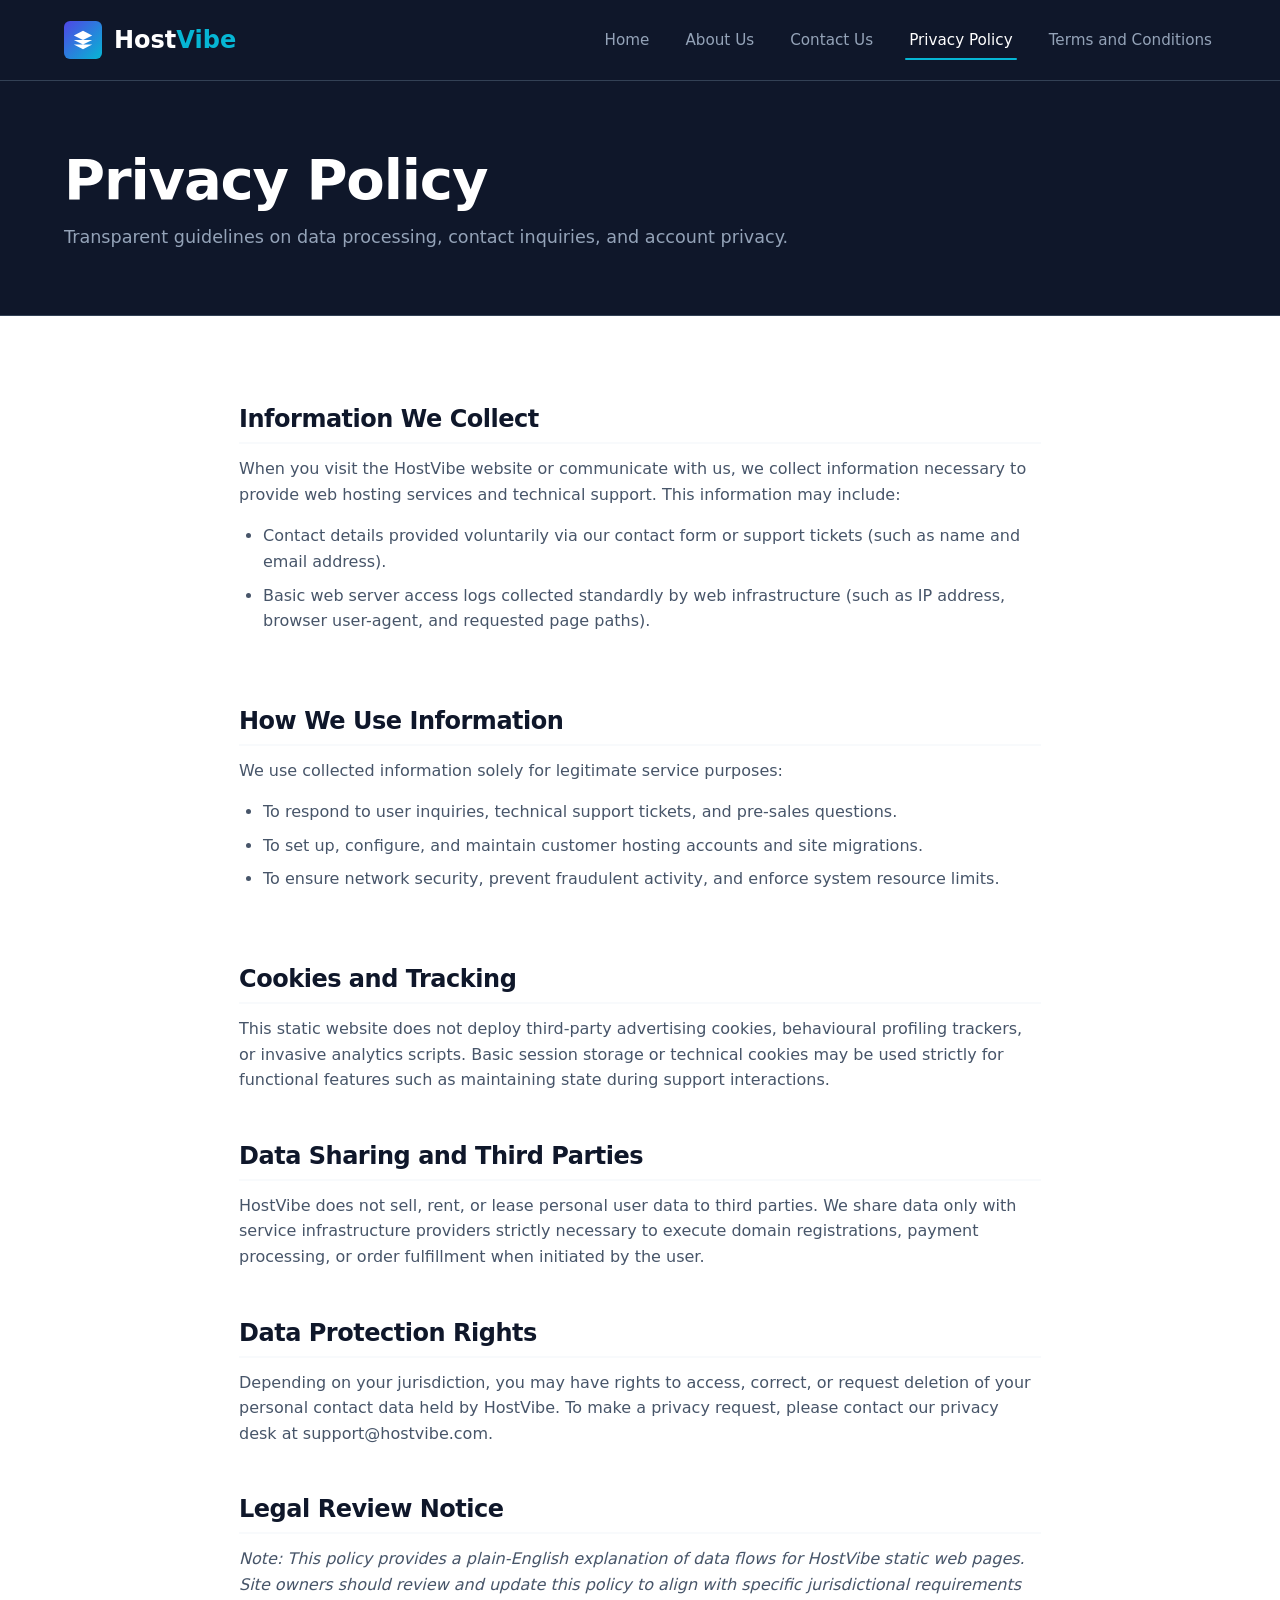
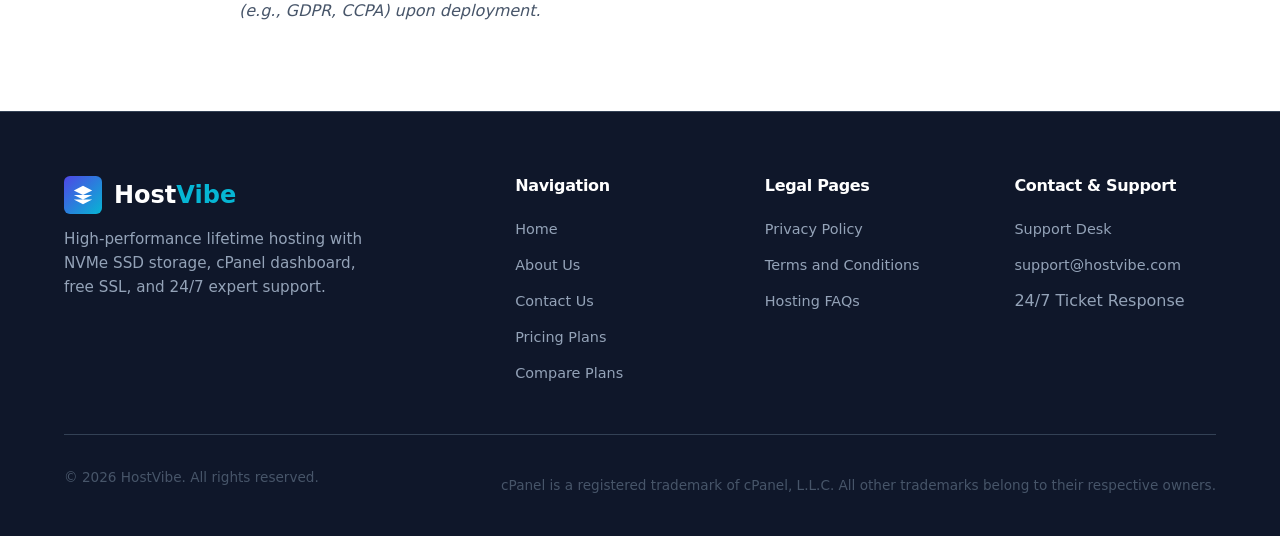
<file: privacy-policy.html>
<!doctype html>
<html lang="en">
<head>
  <meta charset="utf-8">
  <meta name="viewport" content="width=device-width, initial-scale=1">
  <title>Privacy Policy - HostVibe Lifetime Web Hosting</title>
  <meta name="description" content="Read HostVibe's Privacy Policy to understand how we process contact inquiries and handle user data securely on our lifetime web hosting platform.">
  <meta name="robots" content="index, follow">
  <link rel="canonical" href="https://hostvibe.com/privacy-policy.html">
  <link rel="stylesheet" href="assets/css/styles.css">
  
  <script type="application/ld+json">
  {
    "@context": "https://schema.org",
    "@graph": [
      {
        "@type": "Organization",
        "@id": "https://hostvibe.com/#organization",
        "name": "HostVibe",
        "url": "https://hostvibe.com/"
      },
      {
        "@type": "WebPage",
        "@id": "https://hostvibe.com/privacy-policy.html#webpage",
        "url": "https://hostvibe.com/privacy-policy.html",
        "name": "Privacy Policy"
      }
    ]
  }
  </script>
</head>
<body>
  <a class="skip-link" href="#main">Skip to main content</a>

  <header class="site-header">
    <div class="container header-inner">
      <a href="index.html" class="brand-logo" aria-label="HostVibe Home">
        <span class="brand-icon">
          <svg viewBox="0 0 24 24" aria-hidden="true"><path d="M12 2L2 7l10 5 10-5-10-5zM2 17l10 5 10-5M2 12l10 5 10-5"/></svg>
        </span>
        <span class="brand-name">Host<span>Vibe</span></span>
      </a>

      <button class="menu-toggle" type="button" aria-expanded="false" aria-label="Toggle Navigation Menu">
        <svg viewBox="0 0 24 24" aria-hidden="true"><path d="M4 6h16M4 12h16M4 18h16" stroke="currentColor" stroke-width="2" stroke-linecap="round"/></svg>
      </button>

      <nav class="nav-primary" aria-label="Primary">
        <ul>
          <li><a href="index.html">Home</a></li>
          <li><a href="about.html">About Us</a></li>
          <li><a href="contact.html">Contact Us</a></li>
          <li><a href="privacy-policy.html" class="current-page">Privacy Policy</a></li>
          <li><a href="terms-and-conditions.html">Terms and Conditions</a></li>
        </ul>
      </nav>
    </div>
  </header>

  <main id="main">
    <section class="page-hero">
      <div class="container">
        <h1>Privacy Policy</h1>
        <p>Transparent guidelines on data processing, contact inquiries, and account privacy.</p>
      </div>
    </section>

    <section class="content-body">
      <div class="container legal-content">
        <section>
          <h2>Information We Collect</h2>
          <p>When you visit the HostVibe website or communicate with us, we collect information necessary to provide web hosting services and technical support. This information may include:</p>
          <ul>
            <li>Contact details provided voluntarily via our contact form or support tickets (such as name and email address).</li>
            <li>Basic web server access logs collected standardly by web infrastructure (such as IP address, browser user-agent, and requested page paths).</li>
          </ul>
        </section>

        <section>
          <h2>How We Use Information</h2>
          <p>We use collected information solely for legitimate service purposes:</p>
          <ul>
            <li>To respond to user inquiries, technical support tickets, and pre-sales questions.</li>
            <li>To set up, configure, and maintain customer hosting accounts and site migrations.</li>
            <li>To ensure network security, prevent fraudulent activity, and enforce system resource limits.</li>
          </ul>
        </section>

        <section>
          <h2>Cookies and Tracking</h2>
          <p>This static website does not deploy third-party advertising cookies, behavioural profiling trackers, or invasive analytics scripts. Basic session storage or technical cookies may be used strictly for functional features such as maintaining state during support interactions.</p>
        </section>

        <section>
          <h2>Data Sharing and Third Parties</h2>
          <p>HostVibe does not sell, rent, or lease personal user data to third parties. We share data only with service infrastructure providers strictly necessary to execute domain registrations, payment processing, or order fulfillment when initiated by the user.</p>
        </section>

        <section>
          <h2>Data Protection Rights</h2>
          <p>Depending on your jurisdiction, you may have rights to access, correct, or request deletion of your personal contact data held by HostVibe. To make a privacy request, please contact our privacy desk at support@hostvibe.com.</p>
        </section>

        <section>
          <h2>Legal Review Notice</h2>
          <p><em>Note: This policy provides a plain-English explanation of data flows for HostVibe static web pages. Site owners should review and update this policy to align with specific jurisdictional requirements (e.g., GDPR, CCPA) upon deployment.</em></p>
        </section>
      </div>
    </section>
  </main>

  <footer class="site-footer">
    <div class="container">
      <div class="footer-grid">
        <div class="footer-brand">
          <a href="index.html" class="brand-logo" aria-label="HostVibe Home">
            <span class="brand-icon">
              <svg viewBox="0 0 24 24" aria-hidden="true"><path d="M12 2L2 7l10 5 10-5-10-5zM2 17l10 5 10-5M2 12l10 5 10-5"/></svg>
            </span>
            <span class="brand-name">Host<span>Vibe</span></span>
          </a>
          <p>High-performance lifetime hosting with NVMe SSD storage, cPanel dashboard, free SSL, and 24/7 expert support.</p>
        </div>

        <div class="footer-col">
          <h4>Navigation</h4>
          <ul>
            <li><a href="index.html">Home</a></li>
            <li><a href="about.html">About Us</a></li>
            <li><a href="contact.html">Contact Us</a></li>
            <li><a href="index.html#pricing">Pricing Plans</a></li>
            <li><a href="index.html#comparison">Compare Plans</a></li>
          </ul>
        </div>

        <div class="footer-col">
          <h4>Legal Pages</h4>
          <ul>
            <li><a href="privacy-policy.html">Privacy Policy</a></li>
            <li><a href="terms-and-conditions.html">Terms and Conditions</a></li>
            <li><a href="index.html#faq">Hosting FAQs</a></li>
          </ul>
        </div>

        <div class="footer-col">
          <h4>Contact & Support</h4>
          <ul>
            <li><a href="contact.html">Support Desk</a></li>
            <li><a href="mailto:support@hostvibe.com">support@hostvibe.com</a></li>
            <li><span>24/7 Ticket Response</span></li>
          </ul>
        </div>
      </div>

      <div class="footer-bottom">
        <p>&copy; <span id="current-year">2026</span> HostVibe. All rights reserved.</p>
        <p>cPanel is a registered trademark of cPanel, L.L.C. All other trademarks belong to their respective owners.</p>
      </div>
    </div>
  </footer>

  <script src="assets/js/main.js"></script>
</body>
</html>
</file>
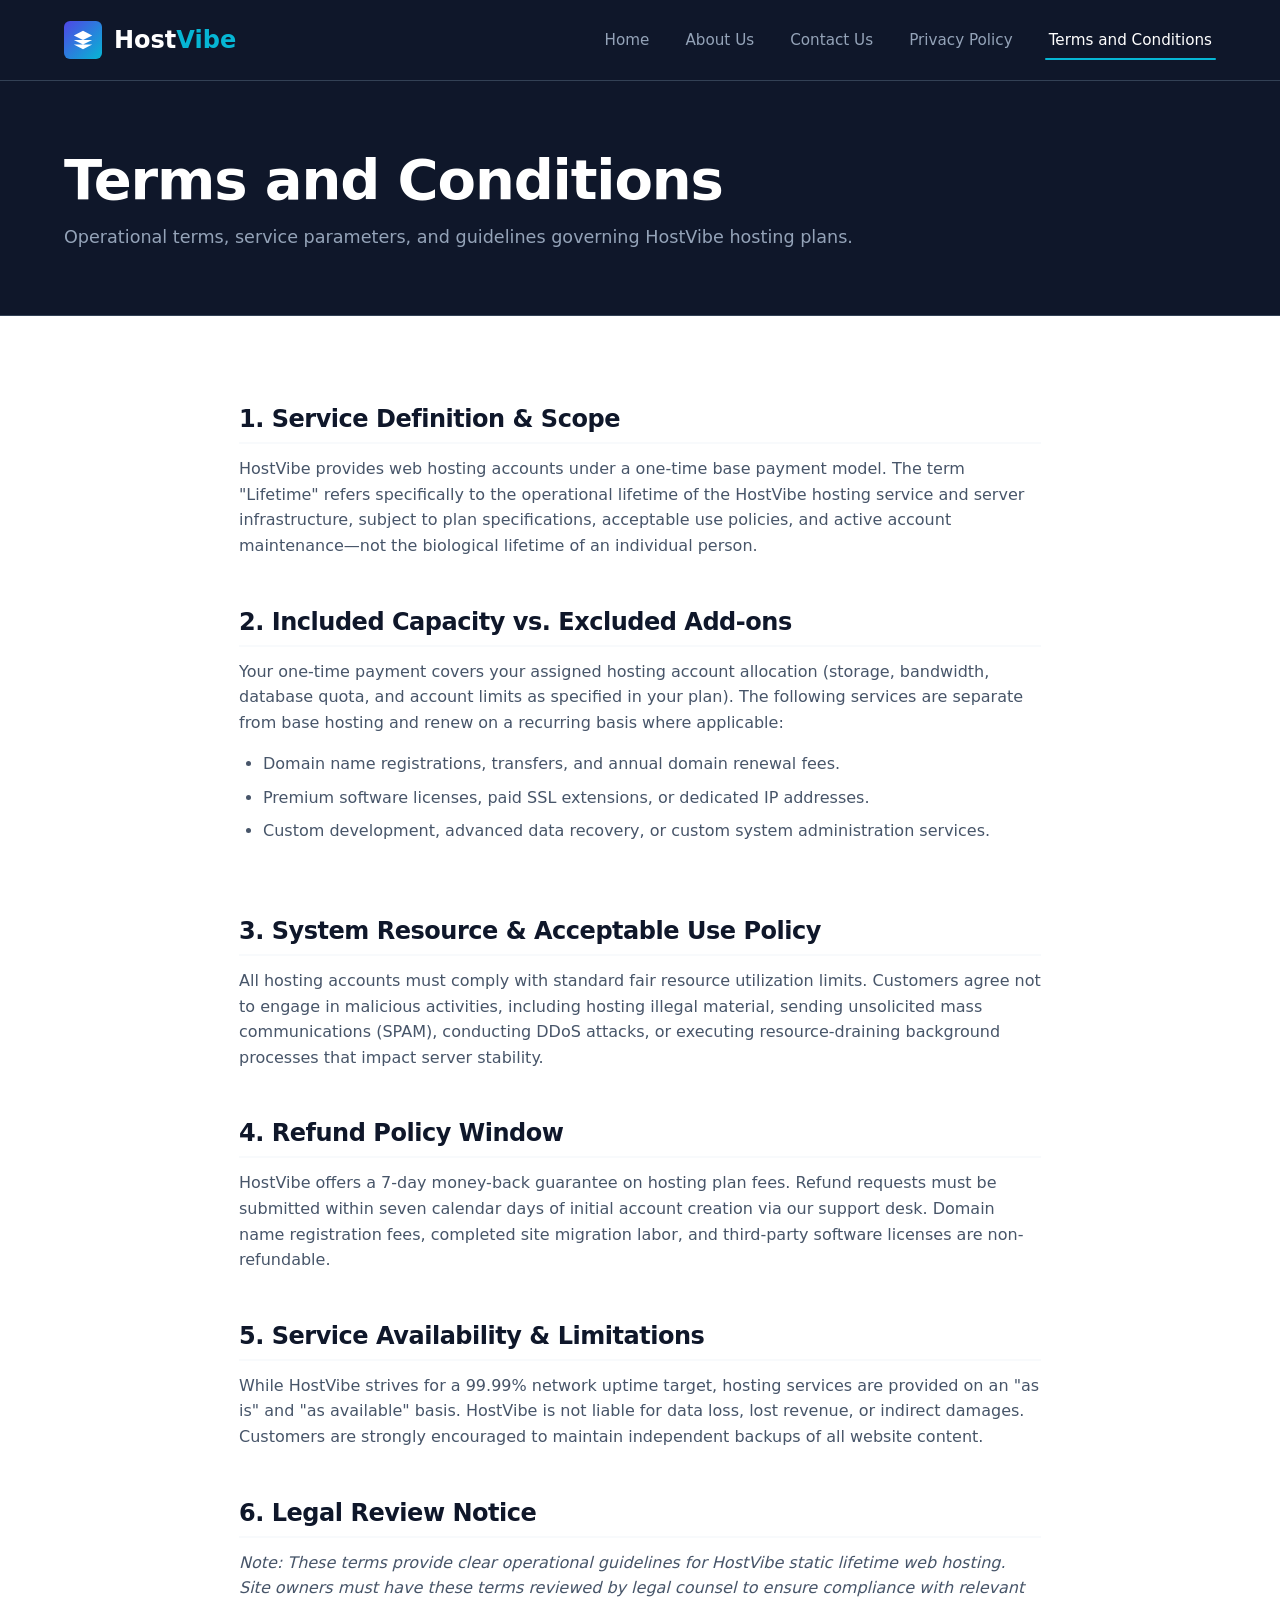
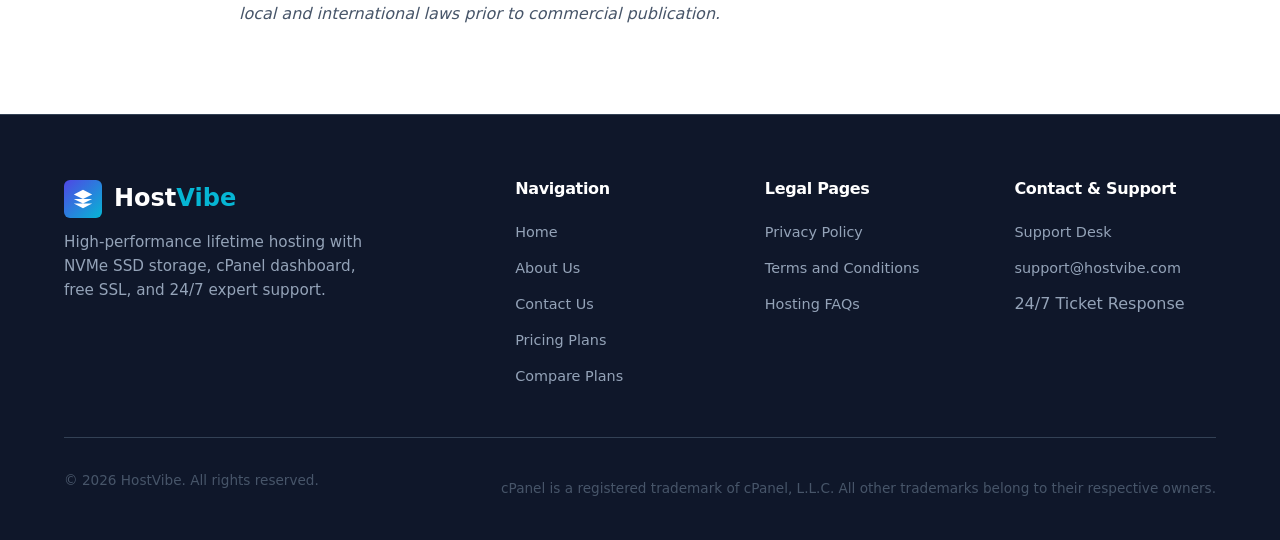
<file: terms-and-conditions.html>
<!doctype html>
<html lang="en">
<head>
  <meta charset="utf-8">
  <meta name="viewport" content="width=device-width, initial-scale=1">
  <title>Terms and Conditions - HostVibe Lifetime Hosting</title>
  <meta name="description" content="Review the Terms and Conditions for HostVibe lifetime hosting plans, including acceptable use policies, service scope, and account guidelines.">
  <meta name="robots" content="index, follow">
  <link rel="canonical" href="https://hostvibe.com/terms-and-conditions.html">
  <link rel="stylesheet" href="assets/css/styles.css">
  
  <script type="application/ld+json">
  {
    "@context": "https://schema.org",
    "@graph": [
      {
        "@type": "Organization",
        "@id": "https://hostvibe.com/#organization",
        "name": "HostVibe",
        "url": "https://hostvibe.com/"
      },
      {
        "@type": "WebPage",
        "@id": "https://hostvibe.com/terms-and-conditions.html#webpage",
        "url": "https://hostvibe.com/terms-and-conditions.html",
        "name": "Terms and Conditions"
      }
    ]
  }
  </script>
</head>
<body>
  <a class="skip-link" href="#main">Skip to main content</a>

  <header class="site-header">
    <div class="container header-inner">
      <a href="index.html" class="brand-logo" aria-label="HostVibe Home">
        <span class="brand-icon">
          <svg viewBox="0 0 24 24" aria-hidden="true"><path d="M12 2L2 7l10 5 10-5-10-5zM2 17l10 5 10-5M2 12l10 5 10-5"/></svg>
        </span>
        <span class="brand-name">Host<span>Vibe</span></span>
      </a>

      <button class="menu-toggle" type="button" aria-expanded="false" aria-label="Toggle Navigation Menu">
        <svg viewBox="0 0 24 24" aria-hidden="true"><path d="M4 6h16M4 12h16M4 18h16" stroke="currentColor" stroke-width="2" stroke-linecap="round"/></svg>
      </button>

      <nav class="nav-primary" aria-label="Primary">
        <ul>
          <li><a href="index.html">Home</a></li>
          <li><a href="about.html">About Us</a></li>
          <li><a href="contact.html">Contact Us</a></li>
          <li><a href="privacy-policy.html">Privacy Policy</a></li>
          <li><a href="terms-and-conditions.html" class="current-page">Terms and Conditions</a></li>
        </ul>
      </nav>
    </div>
  </header>

  <main id="main">
    <section class="page-hero">
      <div class="container">
        <h1>Terms and Conditions</h1>
        <p>Operational terms, service parameters, and guidelines governing HostVibe hosting plans.</p>
      </div>
    </section>

    <section class="content-body">
      <div class="container legal-content">
        <section>
          <h2>1. Service Definition & Scope</h2>
          <p>HostVibe provides web hosting accounts under a one-time base payment model. The term "Lifetime" refers specifically to the operational lifetime of the HostVibe hosting service and server infrastructure, subject to plan specifications, acceptable use policies, and active account maintenance—not the biological lifetime of an individual person.</p>
        </section>

        <section>
          <h2>2. Included Capacity vs. Excluded Add-ons</h2>
          <p>Your one-time payment covers your assigned hosting account allocation (storage, bandwidth, database quota, and account limits as specified in your plan). The following services are separate from base hosting and renew on a recurring basis where applicable:</p>
          <ul>
            <li>Domain name registrations, transfers, and annual domain renewal fees.</li>
            <li>Premium software licenses, paid SSL extensions, or dedicated IP addresses.</li>
            <li>Custom development, advanced data recovery, or custom system administration services.</li>
          </ul>
        </section>

        <section>
          <h2>3. System Resource & Acceptable Use Policy</h2>
          <p>All hosting accounts must comply with standard fair resource utilization limits. Customers agree not to engage in malicious activities, including hosting illegal material, sending unsolicited mass communications (SPAM), conducting DDoS attacks, or executing resource-draining background processes that impact server stability.</p>
        </section>

        <section>
          <h2>4. Refund Policy Window</h2>
          <p>HostVibe offers a 7-day money-back guarantee on hosting plan fees. Refund requests must be submitted within seven calendar days of initial account creation via our support desk. Domain name registration fees, completed site migration labor, and third-party software licenses are non-refundable.</p>
        </section>

        <section>
          <h2>5. Service Availability & Limitations</h2>
          <p>While HostVibe strives for a 99.99% network uptime target, hosting services are provided on an "as is" and "as available" basis. HostVibe is not liable for data loss, lost revenue, or indirect damages. Customers are strongly encouraged to maintain independent backups of all website content.</p>
        </section>

        <section>
          <h2>6. Legal Review Notice</h2>
          <p><em>Note: These terms provide clear operational guidelines for HostVibe static lifetime web hosting. Site owners must have these terms reviewed by legal counsel to ensure compliance with relevant local and international laws prior to commercial publication.</em></p>
        </section>
      </div>
    </section>
  </main>

  <footer class="site-footer">
    <div class="container">
      <div class="footer-grid">
        <div class="footer-brand">
          <a href="index.html" class="brand-logo" aria-label="HostVibe Home">
            <span class="brand-icon">
              <svg viewBox="0 0 24 24" aria-hidden="true"><path d="M12 2L2 7l10 5 10-5-10-5zM2 17l10 5 10-5M2 12l10 5 10-5"/></svg>
            </span>
            <span class="brand-name">Host<span>Vibe</span></span>
          </a>
          <p>High-performance lifetime hosting with NVMe SSD storage, cPanel dashboard, free SSL, and 24/7 expert support.</p>
        </div>

        <div class="footer-col">
          <h4>Navigation</h4>
          <ul>
            <li><a href="index.html">Home</a></li>
            <li><a href="about.html">About Us</a></li>
            <li><a href="contact.html">Contact Us</a></li>
            <li><a href="index.html#pricing">Pricing Plans</a></li>
            <li><a href="index.html#comparison">Compare Plans</a></li>
          </ul>
        </div>

        <div class="footer-col">
          <h4>Legal Pages</h4>
          <ul>
            <li><a href="privacy-policy.html">Privacy Policy</a></li>
            <li><a href="terms-and-conditions.html">Terms and Conditions</a></li>
            <li><a href="index.html#faq">Hosting FAQs</a></li>
          </ul>
        </div>

        <div class="footer-col">
          <h4>Contact & Support</h4>
          <ul>
            <li><a href="contact.html">Support Desk</a></li>
            <li><a href="mailto:support@hostvibe.com">support@hostvibe.com</a></li>
            <li><span>24/7 Ticket Response</span></li>
          </ul>
        </div>
      </div>

      <div class="footer-bottom">
        <p>&copy; <span id="current-year">2026</span> HostVibe. All rights reserved.</p>
        <p>cPanel is a registered trademark of cPanel, L.L.C. All other trademarks belong to their respective owners.</p>
      </div>
    </div>
  </footer>

  <script src="assets/js/main.js"></script>
</body>
</html>
</file>
<file: assets/css/styles.css>
/* HostVibe - Lifetime Web Hosting Stylesheet */

:root {
  --color-primary: #4f46e5;
  --color-primary-hover: #4338ca;
  --color-secondary: #06b6d4;
  --color-secondary-hover: #0891b2;
  --color-dark-bg: #0f172a;
  --color-dark-card: #1e293b;
  --color-dark-border: #334155;
  --color-light-bg: #f8fafc;
  --color-card-bg: #ffffff;
  --color-text-main: #0f172a;
  --color-text-muted: #475569;
  --color-text-light: #f8fafc;
  --color-text-dim: #94a3b8;
  --color-border: #e2e8f0;
  --color-accent-green: #10b981;
  --color-accent-amber: #f59e0b;
  
  --font-sans: system-ui, -apple-system, BlinkMacSystemFont, 'Segoe UI', Roboto, Oxygen, Ubuntu, Cantarell, 'Open Sans', 'Helvetica Neue', sans-serif;
  --font-mono: ui-monospace, SFMono-Regular, Menlo, Monaco, Consolas, monospace;
  
  --radius-sm: 6px;
  --radius-md: 10px;
  --radius-lg: 16px;
  --radius-full: 9999px;
  
  --shadow-sm: 0 1px 2px 0 rgba(0, 0, 0, 0.05);
  --shadow-md: 0 4px 6px -1px rgba(0, 0, 0, 0.1), 0 2px 4px -1px rgba(0, 0, 0, 0.06);
  --shadow-lg: 0 10px 15px -3px rgba(0, 0, 0, 0.1), 0 4px 6px -2px rgba(0, 0, 0, 0.05);
  --shadow-glow: 0 0 20px rgba(99, 102, 241, 0.25);
  
  --transition-fast: 150ms ease;
  --container-max: 1200px;
}

*, *::before, *::after {
  box-sizing: border-box;
  margin: 0;
  padding: 0;
}

html {
  font-family: var(--font-sans);
  font-size: 16px;
  line-height: 1.6;
  color: var(--color-text-main);
  background-color: var(--color-light-bg);
  scroll-behavior: smooth;
}

@media (prefers-reduced-motion: reduce) {
  html {
    scroll-behavior: auto;
  }
  *, *::before, *::after {
    animation-duration: 0.01ms !important;
    animation-iteration-count: 1 !important;
    transition-duration: 0.01ms !important;
  }
}

body {
  min-height: 100vh;
  display: flex;
  flex-direction: column;
}

/* Accessibility Skip Link */
.skip-link {
  position: absolute;
  top: -100px;
  left: 1rem;
  background: var(--color-primary);
  color: #ffffff;
  padding: 0.75rem 1.25rem;
  z-index: 9999;
  border-radius: var(--radius-sm);
  text-decoration: none;
  font-weight: 600;
  transition: top var(--transition-fast);
}

.skip-link:focus {
  top: 1rem;
}

/* Global Layout Elements */
.container {
  width: 100%;
  max-width: var(--container-max);
  margin: 0 auto;
  padding: 0 1.5rem;
}

main {
  flex: 1 0 auto;
}

/* Typography */
h1, h2, h3, h4, h5, h6 {
  line-height: 1.25;
  font-weight: 700;
  color: var(--color-text-main);
  letter-spacing: -0.02em;
}

h1 { font-size: clamp(2.2rem, 5vw, 3.5rem); margin-bottom: 1rem; }
h2 { font-size: clamp(1.75rem, 3.5vw, 2.5rem); margin-bottom: 0.85rem; }
h3 { font-size: 1.35rem; margin-bottom: 0.5rem; }

p { margin-bottom: 1rem; color: var(--color-text-muted); }
p:last-child { margin-bottom: 0; }

a {
  color: var(--color-primary);
  text-decoration: none;
  transition: color var(--transition-fast);
}

a:hover {
  color: var(--color-primary-hover);
}

a:focus-visible, button:focus-visible, input:focus-visible, select:focus-visible, textarea:focus-visible {
  outline: 3px solid var(--color-secondary);
  outline-offset: 2px;
}

/* Buttons */
.btn {
  display: inline-flex;
  align-items: center;
  justify-content: center;
  gap: 0.5rem;
  padding: 0.85rem 1.75rem;
  font-size: 1rem;
  font-weight: 600;
  border-radius: var(--radius-md);
  text-decoration: none;
  cursor: pointer;
  border: 2px solid transparent;
  transition: background-color var(--transition-fast), border-color var(--transition-fast), transform var(--transition-fast), box-shadow var(--transition-fast);
}

.btn-primary {
  background-color: var(--color-primary);
  color: #ffffff;
}

.btn-primary:hover {
  background-color: var(--color-primary-hover);
  color: #ffffff;
  box-shadow: var(--shadow-md);
}

.btn-secondary {
  background-color: var(--color-secondary);
  color: var(--color-dark-bg);
}

.btn-secondary:hover {
  background-color: var(--color-secondary-hover);
  color: var(--color-dark-bg);
}

.btn-outline {
  background-color: transparent;
  border-color: var(--color-border);
  color: var(--color-text-main);
}

.btn-outline:hover {
  background-color: var(--color-light-bg);
  border-color: var(--color-primary);
  color: var(--color-primary);
}

.btn-dark-outline {
  background-color: transparent;
  border-color: var(--color-dark-border);
  color: var(--color-text-light);
}

.btn-dark-outline:hover {
  background-color: var(--color-dark-card);
  border-color: var(--color-secondary);
  color: var(--color-secondary);
}

/* Header & Navigation */
.site-header {
  background-color: var(--color-dark-bg);
  border-bottom: 1px solid var(--color-dark-border);
  position: sticky;
  top: 0;
  z-index: 1000;
}

.header-inner {
  display: flex;
  align-items: center;
  justify-content: space-between;
  height: 80px;
}

.brand-logo {
  display: flex;
  align-items: center;
  gap: 0.75rem;
  font-size: 1.5rem;
  font-weight: 800;
  color: #ffffff;
  text-decoration: none;
}

.brand-icon {
  width: 38px;
  height: 38px;
  background: linear-gradient(135deg, var(--color-primary), var(--color-secondary));
  border-radius: var(--radius-sm);
  display: flex;
  align-items: center;
  justify-content: center;
  color: #ffffff;
}

.brand-icon svg {
  width: 22px;
  height: 22px;
  fill: currentColor;
}

.brand-name span {
  color: var(--color-secondary);
}

.nav-primary ul {
  display: flex;
  list-style: none;
  gap: 1.75rem;
  align-items: center;
}

.nav-primary a {
  color: var(--color-text-dim);
  font-weight: 500;
  font-size: 0.95rem;
  padding: 0.4rem 0.25rem;
  position: relative;
}

.nav-primary a:hover,
.nav-primary a.current-page {
  color: #ffffff;
}

.nav-primary a.current-page::after {
  content: '';
  position: absolute;
  bottom: -4px;
  left: 0;
  width: 100%;
  height: 2px;
  background-color: var(--color-secondary);
  border-radius: 2px;
}

.menu-toggle {
  display: none;
  background: transparent;
  border: 1px solid var(--color-dark-border);
  color: #ffffff;
  padding: 0.5rem 0.75rem;
  border-radius: var(--radius-sm);
  cursor: pointer;
}

.menu-toggle svg {
  width: 24px;
  height: 24px;
  fill: currentColor;
}

/* Sections General */
section {
  padding: 5rem 0;
}

.section-tag {
  display: inline-block;
  font-size: 0.85rem;
  font-weight: 700;
  text-transform: uppercase;
  letter-spacing: 0.08em;
  color: var(--color-primary);
  background-color: rgba(99, 102, 241, 0.1);
  padding: 0.35rem 0.85rem;
  border-radius: var(--radius-full);
  margin-bottom: 0.75rem;
}

.section-header {
  text-align: center;
  max-width: 650px;
  margin: 0 auto 3.5rem auto;
}

/* Hero Section */
#hero {
  background-color: var(--color-dark-bg);
  color: var(--color-text-light);
  padding: 5rem 0 6rem 0;
  position: relative;
  overflow: hidden;
}

#hero::before {
  content: '';
  position: absolute;
  top: -20%;
  right: -10%;
  width: 500px;
  height: 500px;
  background: radial-gradient(circle, rgba(99, 102, 241, 0.15) 0%, rgba(15, 23, 42, 0) 70%);
  pointer-events: none;
}

.hero-grid {
  display: grid;
  grid-template-columns: 1.2fr 0.8fr;
  gap: 3.5rem;
  align-items: center;
}

.hero-content h1 {
  color: #ffffff;
}

.hero-content h1 span {
  background: linear-gradient(135deg, #a5b4fc, var(--color-secondary));
  -webkit-background-clip: text;
  -webkit-text-fill-color: transparent;
}

.hero-subtitle {
  font-size: 1.2rem;
  color: var(--color-text-dim);
  margin-bottom: 2rem;
}

.hero-ctas {
  display: flex;
  gap: 1rem;
  flex-wrap: wrap;
  margin-bottom: 2rem;
}

.hero-card {
  background-color: var(--color-dark-card);
  border: 1px solid var(--color-dark-border);
  border-radius: var(--radius-lg);
  padding: 2rem;
  box-shadow: var(--shadow-lg);
}

.hero-card-header {
  font-size: 0.85rem;
  text-transform: uppercase;
  letter-spacing: 0.05em;
  color: var(--color-secondary);
  font-weight: 700;
  margin-bottom: 0.5rem;
}

.hero-price {
  font-size: 3rem;
  font-weight: 800;
  color: #ffffff;
  line-height: 1;
  margin-bottom: 0.5rem;
}

.hero-price span {
  font-size: 1rem;
  font-weight: 500;
  color: var(--color-text-dim);
}

.hero-card-list {
  list-style: none;
  margin: 1.5rem 0;
  border-top: 1px solid var(--color-dark-border);
  padding-top: 1.5rem;
}

.hero-card-list li {
  display: flex;
  align-items: center;
  gap: 0.6rem;
  color: var(--color-text-light);
  margin-bottom: 0.75rem;
  font-size: 0.95rem;
}

.hero-card-list svg {
  width: 18px;
  height: 18px;
  fill: var(--color-accent-green);
  flex-shrink: 0;
}

/* Trust Badges Section */
#trust {
  background-color: var(--color-dark-card);
  border-top: 1px solid var(--color-dark-border);
  border-bottom: 1px solid var(--color-dark-border);
  padding: 2rem 0;
}

.trust-flex {
  display: flex;
  justify-content: space-around;
  align-items: center;
  flex-wrap: wrap;
  gap: 1.5rem;
}

.trust-item {
  display: flex;
  align-items: center;
  gap: 0.75rem;
  color: var(--color-text-light);
  font-weight: 600;
  font-size: 0.95rem;
}

.trust-item svg {
  width: 24px;
  height: 24px;
  fill: var(--color-secondary);
}

/* Hosting Overview Section */
#hosting-overview {
  background-color: #ffffff;
  padding: 4.5rem 0;
}

.overview-box {
  background-color: var(--color-light-bg);
  border: 1px solid var(--color-border);
  border-left: 5px solid var(--color-primary);
  border-radius: var(--radius-md);
  padding: 2.5rem;
  max-width: 900px;
  margin: 0 auto;
}

.overview-box h2 {
  font-size: 1.75rem;
  margin-bottom: 1rem;
}

.overview-box p {
  font-size: 1.05rem;
  line-height: 1.7;
}

/* Pricing Section */
#pricing {
  background-color: var(--color-light-bg);
}

.pricing-grid {
  display: grid;
  grid-template-columns: repeat(3, 1fr);
  gap: 2rem;
  align-items: stretch;
}

.pricing-card {
  background-color: var(--color-card-bg);
  border: 1px solid var(--color-border);
  border-radius: var(--radius-lg);
  padding: 2.25rem;
  display: flex;
  flex-direction: column;
  position: relative;
  box-shadow: var(--shadow-sm);
  transition: transform var(--transition-fast), box-shadow var(--transition-fast);
}

.pricing-card:hover {
  transform: translateY(-4px);
  box-shadow: var(--shadow-md);
}

.pricing-card.featured {
  border-color: var(--color-primary);
  box-shadow: var(--shadow-glow), var(--shadow-md);
}

.popular-badge {
  position: absolute;
  top: -14px;
  left: 50%;
  transform: translateX(-50%);
  background: var(--color-primary);
  color: #ffffff;
  font-size: 0.75rem;
  font-weight: 700;
  text-transform: uppercase;
  letter-spacing: 0.05em;
  padding: 0.35rem 1rem;
  border-radius: var(--radius-full);
}

.pricing-card-header h3 {
  font-size: 1.5rem;
  margin-bottom: 0.25rem;
}

.pricing-card-desc {
  font-size: 0.9rem;
  min-height: 2.7rem;
  margin-bottom: 1.25rem;
}

.price-tag {
  margin-bottom: 1.5rem;
  padding-bottom: 1.25rem;
  border-bottom: 1px solid var(--color-border);
}

.price-tag .amount {
  font-size: 3rem;
  font-weight: 800;
  color: var(--color-text-main);
  line-height: 1;
}

.price-tag .period {
  display: inline-block;
  font-size: 0.75rem;
  font-weight: 700;
  color: var(--color-primary);
  background: rgba(99, 102, 241, 0.1);
  padding: 0.25rem 0.6rem;
  border-radius: var(--radius-sm);
  margin-top: 0.5rem;
}

.plan-features {
  list-style: none;
  margin-bottom: 2rem;
  flex: 1 0 auto;
}

.plan-features li {
  display: flex;
  align-items: flex-start;
  gap: 0.6rem;
  font-size: 0.92rem;
  margin-bottom: 0.75rem;
  color: var(--color-text-main);
}

.plan-features svg {
  width: 18px;
  height: 18px;
  fill: var(--color-accent-green);
  flex-shrink: 0;
  margin-top: 3px;
}

/* Comparison Table */
#comparison {
  background-color: #ffffff;
}

.table-wrapper {
  overflow-x: auto;
  border: 1px solid var(--color-border);
  border-radius: var(--radius-md);
  box-shadow: var(--shadow-sm);
}

.comparison-table {
  width: 100%;
  border-collapse: collapse;
  text-align: left;
  min-width: 650px;
}

.comparison-table caption {
  caption-side: top;
  text-align: left;
  padding: 1rem 1.5rem;
  font-weight: 700;
  font-size: 1.1rem;
  color: var(--color-text-main);
  background-color: var(--color-light-bg);
  border-bottom: 1px solid var(--color-border);
}

.comparison-table th, .comparison-table td {
  padding: 1rem 1.25rem;
  border-bottom: 1px solid var(--color-border);
  font-size: 0.95rem;
}

.comparison-table th {
  background-color: var(--color-light-bg);
  font-weight: 700;
  color: var(--color-text-main);
  width: 25%;
}

.comparison-table th:first-child {
  width: 25%;
}

.comparison-table tr:hover td {
  background-color: #f1f5f9;
}

.check-icon {
  color: var(--color-accent-green);
  font-weight: bold;
}

/* Features Section */
#features {
  background-color: var(--color-light-bg);
}

.features-grid {
  display: grid;
  grid-template-columns: repeat(auto-fit, minmax(260px, 1fr));
  gap: 2rem;
}

.feature-card {
  background-color: var(--color-card-bg);
  border: 1px solid var(--color-border);
  border-radius: var(--radius-md);
  padding: 2rem;
  transition: transform var(--transition-fast), box-shadow var(--transition-fast);
}

.feature-card:hover {
  transform: translateY(-3px);
  box-shadow: var(--shadow-md);
}

.feature-icon-wrap {
  width: 50px;
  height: 50px;
  background-color: rgba(99, 102, 241, 0.1);
  border-radius: var(--radius-md);
  display: flex;
  align-items: center;
  justify-content: center;
  margin-bottom: 1.25rem;
  color: var(--color-primary);
}

.feature-icon-wrap svg {
  width: 26px;
  height: 26px;
  fill: currentColor;
}

/* FAQ Section */
#faq {
  background-color: #ffffff;
}

.faq-container {
  max-width: 800px;
  margin: 0 auto;
  display: flex;
  flex-direction: column;
  gap: 1rem;
}

.faq-item {
  border: 1px solid var(--color-border);
  border-radius: var(--radius-md);
  background-color: var(--color-light-bg);
  overflow: hidden;
  transition: border-color var(--transition-fast);
}

.faq-item[open] {
  border-color: var(--color-primary);
  background-color: #ffffff;
}

.faq-item summary {
  padding: 1.25rem 1.5rem;
  font-weight: 700;
  font-size: 1.05rem;
  color: var(--color-text-main);
  cursor: pointer;
  display: flex;
  justify-content: space-between;
  align-items: center;
  list-style: none;
}

.faq-item summary::-webkit-details-marker {
  display: none;
}

.faq-item summary::after {
  content: '+';
  font-size: 1.5rem;
  font-weight: 400;
  color: var(--color-primary);
  transition: transform var(--transition-fast);
}

.faq-item[open] summary::after {
  content: '−';
}

.faq-content {
  padding: 0 1.5rem 1.25rem 1.5rem;
  color: var(--color-text-muted);
  border-top: 1px solid transparent;
}

/* CTA Banner */
.cta-banner {
  background: linear-gradient(135deg, var(--color-dark-bg), var(--color-dark-card));
  color: #ffffff;
  padding: 4rem 0;
  text-align: center;
  border-top: 1px solid var(--color-dark-border);
}

.cta-banner h2 {
  color: #ffffff;
}

.cta-banner p {
  color: var(--color-text-dim);
  max-width: 600px;
  margin: 0 auto 2rem auto;
}

/* Supporting Page Styles */
.page-hero {
  background-color: var(--color-dark-bg);
  color: #ffffff;
  padding: 4rem 0;
  border-bottom: 1px solid var(--color-dark-border);
}

.page-hero h1 {
  color: #ffffff;
  margin-bottom: 0.5rem;
}

.page-hero p {
  color: var(--color-text-dim);
  font-size: 1.1rem;
}

.content-body {
  padding: 4rem 0;
  background-color: #ffffff;
}

.legal-content {
  max-width: 850px;
  margin: 0 auto;
}

.legal-content section {
  padding: 1.5rem 0;
}

.legal-content h2 {
  font-size: 1.5rem;
  margin-bottom: 0.75rem;
  border-bottom: 2px solid var(--color-light-bg);
  padding-bottom: 0.5rem;
}

.legal-content ul {
  margin: 1rem 0 1.5rem 1.5rem;
  color: var(--color-text-muted);
}

.legal-content li {
  margin-bottom: 0.5rem;
}

.contact-grid {
  display: grid;
  grid-template-columns: 1fr 1fr;
  gap: 3rem;
}

.contact-info-card {
  background-color: var(--color-light-bg);
  border: 1px solid var(--color-border);
  border-radius: var(--radius-md);
  padding: 2rem;
}

.info-item {
  display: flex;
  gap: 1rem;
  margin-bottom: 1.5rem;
}

.info-item svg {
  width: 24px;
  height: 24px;
  fill: var(--color-primary);
  flex-shrink: 0;
}

.contact-form {
  display: flex;
  flex-direction: column;
  gap: 1.25rem;
}

.form-group {
  display: flex;
  flex-direction: column;
  gap: 0.4rem;
}

.form-group label {
  font-weight: 600;
  font-size: 0.95rem;
  color: var(--color-text-main);
}

.form-group input,
.form-group select,
.form-group textarea {
  width: 100%;
  padding: 0.75rem 1rem;
  border: 1px solid var(--color-border);
  border-radius: var(--radius-sm);
  font-family: inherit;
  font-size: 1rem;
  background-color: #ffffff;
}

.form-note {
  font-size: 0.85rem;
  color: var(--color-text-muted);
  margin-top: 0.25rem;
}

/* Footer */
.site-footer {
  background-color: var(--color-dark-bg);
  color: var(--color-text-dim);
  border-top: 1px solid var(--color-dark-border);
  padding: 4rem 0 2rem 0;
  margin-top: auto;
}

.footer-grid {
  display: grid;
  grid-template-columns: 2fr repeat(3, 1fr);
  gap: 3rem;
  margin-bottom: 3rem;
}

.footer-brand p {
  color: var(--color-text-dim);
  margin-top: 0.75rem;
  font-size: 0.95rem;
  max-width: 300px;
}

.footer-col h4 {
  color: #ffffff;
  font-size: 1rem;
  margin-bottom: 1.25rem;
}

.footer-col ul {
  list-style: none;
  display: flex;
  flex-direction: column;
  gap: 0.65rem;
}

.footer-col a {
  color: var(--color-text-dim);
  font-size: 0.9rem;
}

.footer-col a:hover {
  color: #ffffff;
}

.footer-bottom {
  border-top: 1px solid var(--color-dark-border);
  padding-top: 2rem;
  display: flex;
  justify-content: space-between;
  align-items: center;
  flex-wrap: wrap;
  gap: 1rem;
  font-size: 0.85rem;
}

/* Responsive Styles */
@media (max-width: 992px) {
  .hero-grid,
  .contact-grid,
  .footer-grid {
    grid-template-columns: 1fr;
  }
  
  .pricing-grid {
    grid-template-columns: 1fr;
    max-width: 500px;
    margin: 0 auto;
  }
}

@media (max-width: 768px) {
  .nav-primary {
    display: none;
    position: absolute;
    top: 80px;
    left: 0;
    width: 100%;
    background-color: var(--color-dark-card);
    border-bottom: 1px solid var(--color-dark-border);
    padding: 1.5rem;
  }
  
  .nav-primary.active {
    display: block;
  }
  
  .nav-primary ul {
    flex-direction: column;
    align-items: flex-start;
    gap: 1rem;
  }
  
  .menu-toggle {
    display: block;
  }
  
  .trust-flex {
    flex-direction: column;
    align-items: flex-start;
  }
  
  .footer-grid {
    grid-template-columns: 1fr 1fr;
  }
}

@media (max-width: 480px) {
  .footer-grid {
    grid-template-columns: 1fr;
  }
}
</file>
